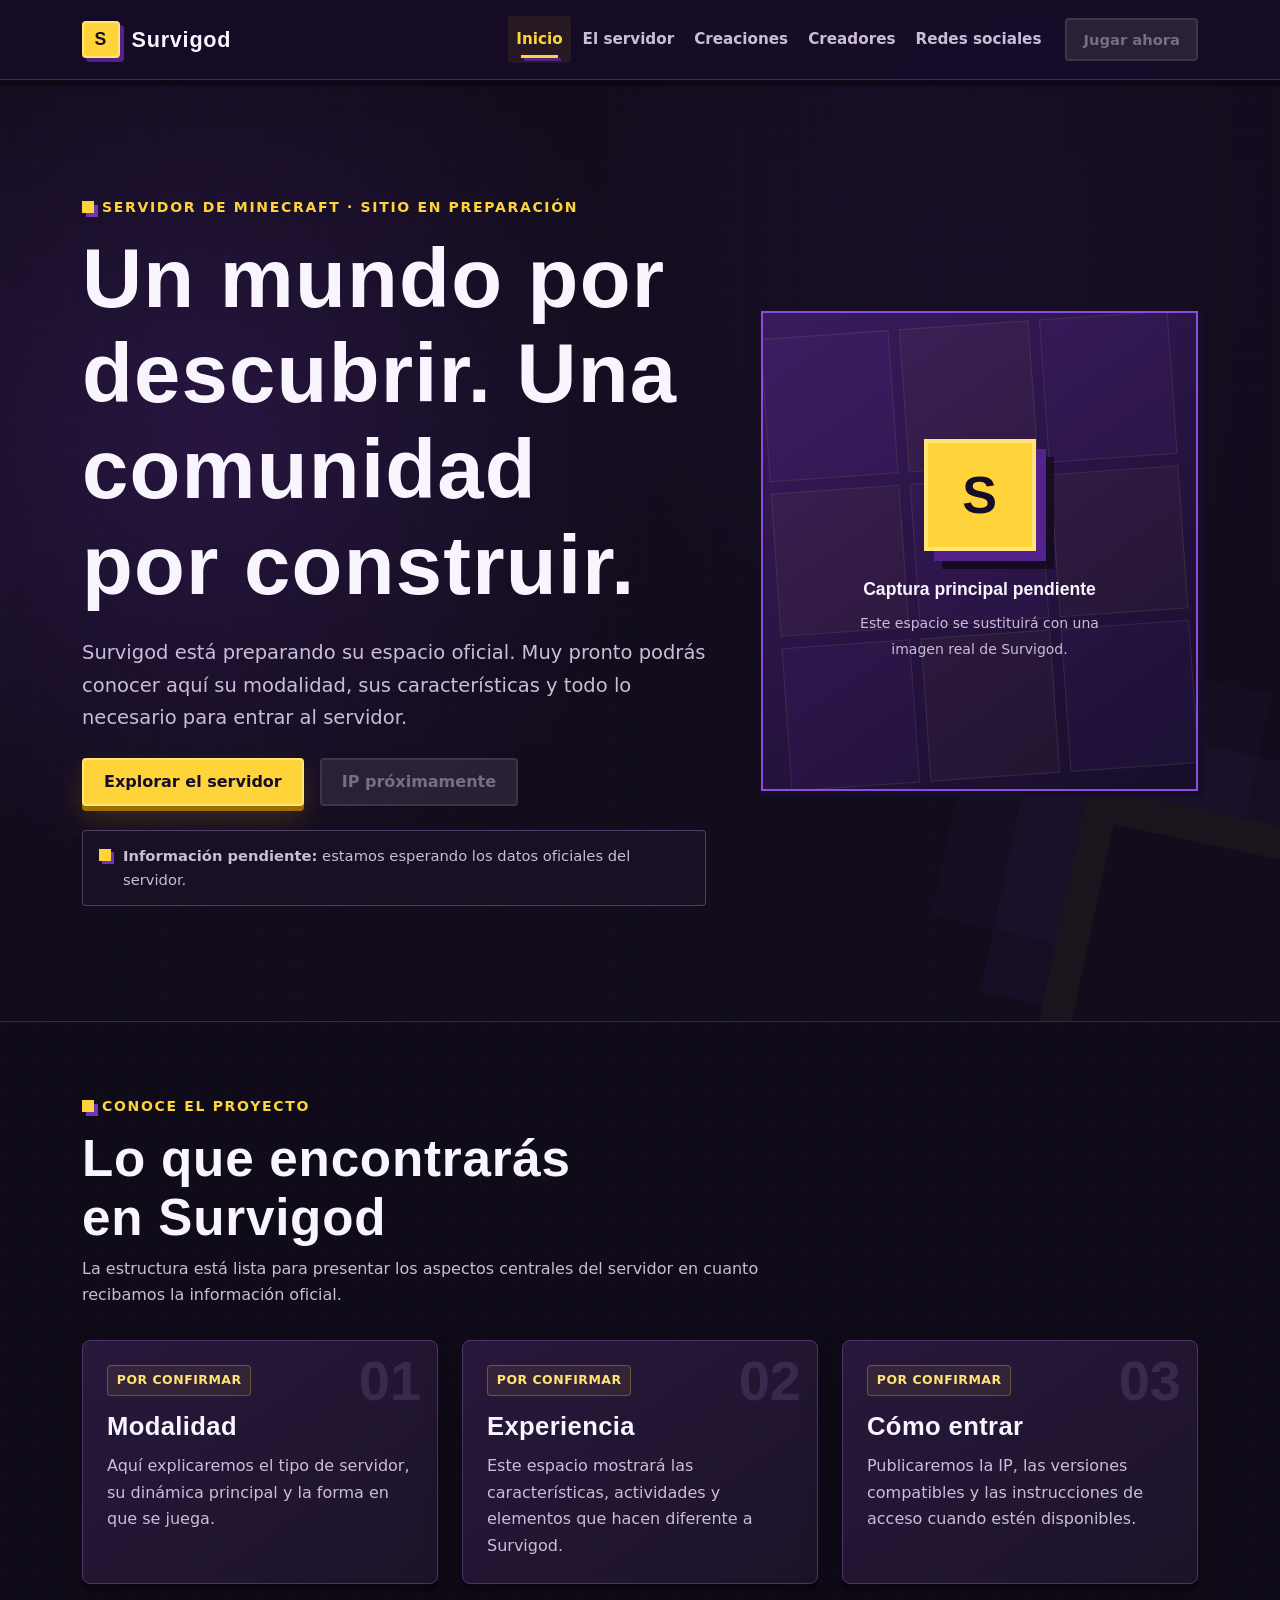
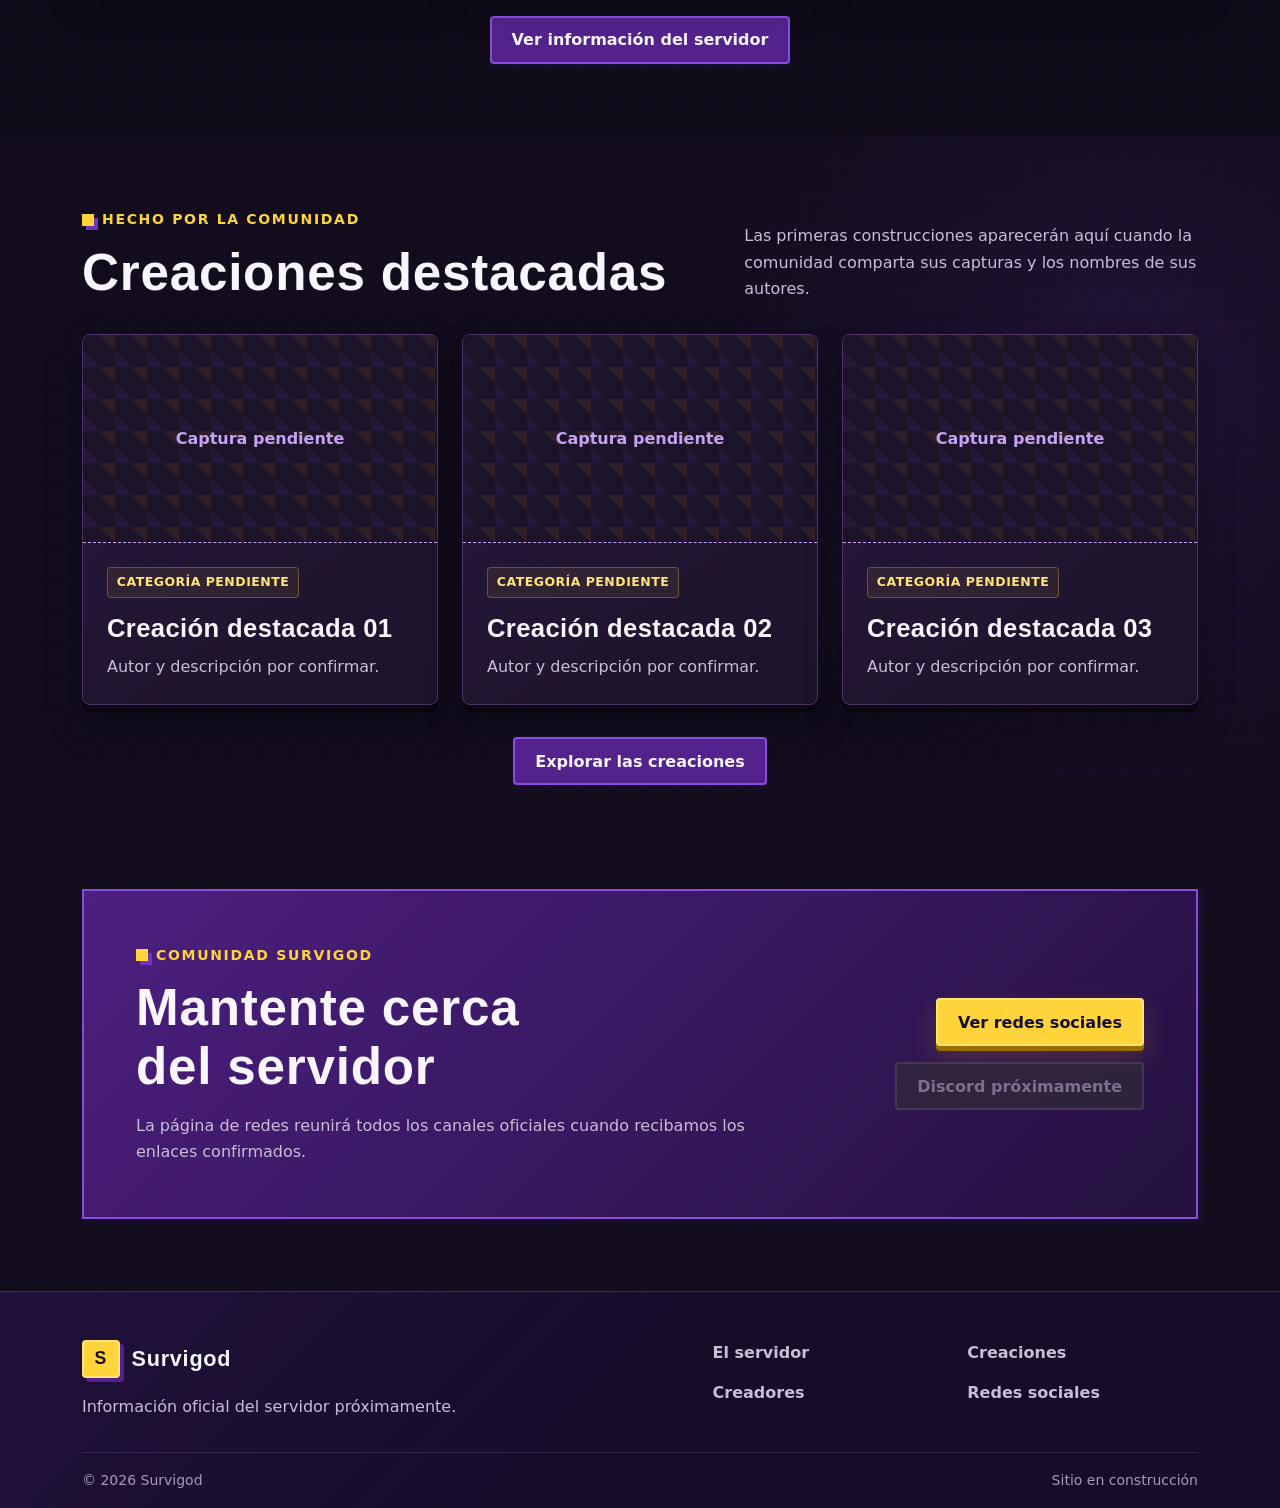
<file: index.html>
<!doctype html>
<html lang="es">
  <head>
    <meta charset="utf-8">
    <meta name="viewport" content="width=device-width, initial-scale=1">
    <meta name="description" content="Conoce Survigod, su comunidad y su experiencia dentro de Minecraft.">
    <title>Survigod | Inicio</title>
    <link rel="icon" type="image/svg+xml" href="data:image/svg+xml,%3Csvg xmlns='http://www.w3.org/2000/svg' viewBox='0 0 32 32'%3E%3Crect width='32' height='32' rx='4' fill='%2354228d'/%3E%3Cpath d='M7 7h18v6H13v3h12v9H7v-6h12v-3H7z' fill='%23ffd43b'/%3E%3C/svg%3E">
    <link href="https://cdn.jsdelivr.net/npm/bootstrap@5.3.3/dist/css/bootstrap.min.css" rel="stylesheet">
    <link rel="stylesheet" href="css/styles.css">
  </head>
  <body class="sv-page">
    <a class="sv-skip-link" href="#contenido-principal">Saltar al contenido</a>
    <header class="sticky-top">
      <nav class="navbar navbar-expand-lg sv-navbar" aria-label="Navegación principal">
        <div class="container sv-navbar__container">
          <a class="navbar-brand sv-brand" href="index.html" aria-label="Survigod, página de inicio">
            <span class="sv-brand__mark" aria-hidden="true">S</span>
            <span>Survigod</span>
          </a>
          <button class="navbar-toggler sv-navbar__toggler" type="button" data-bs-toggle="collapse" data-bs-target="#menuPrincipal" aria-controls="menuPrincipal" aria-expanded="false" aria-label="Abrir navegación">
            <span class="navbar-toggler-icon"></span>
          </button>
          <div class="collapse navbar-collapse" id="menuPrincipal">
            <ul class="navbar-nav ms-auto align-items-lg-center gap-lg-1">
              <li class="nav-item"><a class="nav-link active" aria-current="page" href="index.html">Inicio</a></li>
              <li class="nav-item"><a class="nav-link" href="servidor.html">El servidor</a></li>
              <li class="nav-item"><a class="nav-link" href="creaciones.html">Creaciones</a></li>
              <li class="nav-item"><a class="nav-link" href="creadores.html">Creadores</a></li>
              <li class="nav-item"><a class="nav-link" href="redes.html">Redes sociales</a></li>
            </ul>
            <span class="sv-btn sv-btn--primary sv-btn--nav ms-lg-3" aria-disabled="true" title="La IP estará disponible próximamente">Jugar ahora</span>
          </div>
        </div>
      </nav>
    </header>

    <main id="contenido-principal" class="sv-main" tabindex="-1">
      <section class="sv-home-hero" aria-labelledby="titulo-principal">
        <div class="container">
          <div class="row align-items-center g-5">
            <div class="col-lg-7">
              <span class="sv-eyebrow">Servidor de Minecraft · Sitio en preparación</span>
              <h1 id="titulo-principal">Un mundo por descubrir. Una comunidad por construir.</h1>
              <p class="sv-home-hero__lead">
                Survigod está preparando su espacio oficial. Muy pronto podrás conocer aquí su modalidad, sus características y todo lo necesario para entrar al servidor.
              </p>
              <div class="sv-home-hero__actions">
                <a class="sv-btn sv-btn--primary" href="servidor.html">Explorar el servidor</a>
                <span class="sv-btn sv-btn--secondary" aria-disabled="true" title="La dirección del servidor todavía no está disponible">IP próximamente</span>
              </div>
              <div class="sv-home-hero__notice" role="status">
                <span class="sv-home-hero__notice-mark" aria-hidden="true"></span>
                <span><strong>Información pendiente:</strong> estamos esperando los datos oficiales del servidor.</span>
              </div>
            </div>
            <div class="col-lg-5">
              <div class="sv-hero-visual sv-block-frame" aria-label="Espacio reservado para una captura principal del servidor">
                <div class="sv-hero-visual__blocks" aria-hidden="true">
                  <span></span><span></span><span></span><span></span><span></span><span></span><span></span><span></span><span></span>
                </div>
                <div class="sv-hero-visual__content">
                  <span class="sv-hero-visual__initial" aria-hidden="true">S</span>
                  <p>Captura principal pendiente</p>
                  <small>Este espacio se sustituirá con una imagen real de Survigod.</small>
                </div>
              </div>
            </div>
          </div>
        </div>
      </section>

      <section class="sv-section sv-home-overview" aria-labelledby="titulo-servidor">
        <div class="container">
          <div class="sv-section-heading">
            <span class="sv-eyebrow">Conoce el proyecto</span>
            <h2 id="titulo-servidor">Lo que encontrarás en Survigod</h2>
            <p>La estructura está lista para presentar los aspectos centrales del servidor en cuanto recibamos la información oficial.</p>
          </div>
          <div class="row g-4">
            <div class="col-md-4">
              <article class="sv-card sv-info-card">
                <span class="sv-info-card__number" aria-hidden="true">01</span>
                <p class="sv-info-card__status">Por confirmar</p>
                <h3>Modalidad</h3>
                <p>Aquí explicaremos el tipo de servidor, su dinámica principal y la forma en que se juega.</p>
              </article>
            </div>
            <div class="col-md-4">
              <article class="sv-card sv-info-card">
                <span class="sv-info-card__number" aria-hidden="true">02</span>
                <p class="sv-info-card__status">Por confirmar</p>
                <h3>Experiencia</h3>
                <p>Este espacio mostrará las características, actividades y elementos que hacen diferente a Survigod.</p>
              </article>
            </div>
            <div class="col-md-4">
              <article class="sv-card sv-info-card">
                <span class="sv-info-card__number" aria-hidden="true">03</span>
                <p class="sv-info-card__status">Por confirmar</p>
                <h3>Cómo entrar</h3>
                <p>Publicaremos la IP, las versiones compatibles y las instrucciones de acceso cuando estén disponibles.</p>
              </article>
            </div>
          </div>
          <div class="sv-section-link">
            <a class="sv-btn sv-btn--secondary" href="servidor.html">Ver información del servidor</a>
          </div>
        </div>
      </section>

      <section class="sv-section sv-creations-preview" aria-labelledby="titulo-creaciones">
        <div class="container">
          <div class="sv-section-heading sv-section-heading--split">
            <div>
              <span class="sv-eyebrow">Hecho por la comunidad</span>
              <h2 id="titulo-creaciones">Creaciones destacadas</h2>
            </div>
            <p>Las primeras construcciones aparecerán aquí cuando la comunidad comparta sus capturas y los nombres de sus autores.</p>
          </div>
          <div class="row g-4">
            <div class="col-md-6 col-xl-4">
              <article class="sv-creation-card">
                <div class="sv-media-placeholder sv-creation-card__media"><span>Captura pendiente</span></div>
                <div class="sv-creation-card__body"><span class="sv-creation-card__tag">Categoría pendiente</span><h3>Creación destacada 01</h3><p>Autor y descripción por confirmar.</p></div>
              </article>
            </div>
            <div class="col-md-6 col-xl-4">
              <article class="sv-creation-card">
                <div class="sv-media-placeholder sv-creation-card__media"><span>Captura pendiente</span></div>
                <div class="sv-creation-card__body"><span class="sv-creation-card__tag">Categoría pendiente</span><h3>Creación destacada 02</h3><p>Autor y descripción por confirmar.</p></div>
              </article>
            </div>
            <div class="col-md-6 col-xl-4">
              <article class="sv-creation-card">
                <div class="sv-media-placeholder sv-creation-card__media"><span>Captura pendiente</span></div>
                <div class="sv-creation-card__body"><span class="sv-creation-card__tag">Categoría pendiente</span><h3>Creación destacada 03</h3><p>Autor y descripción por confirmar.</p></div>
              </article>
            </div>
          </div>
          <div class="sv-section-link">
            <a class="sv-btn sv-btn--secondary" href="creaciones.html">Explorar las creaciones</a>
          </div>
        </div>
      </section>

      <section class="sv-section sv-community-callout" aria-labelledby="titulo-comunidad">
        <div class="container">
          <div class="sv-community-callout__panel sv-block-frame">
            <div>
              <span class="sv-eyebrow">Comunidad Survigod</span>
              <h2 id="titulo-comunidad">Mantente cerca del servidor</h2>
              <p>La página de redes reunirá todos los canales oficiales cuando recibamos los enlaces confirmados.</p>
            </div>
            <div class="sv-community-callout__actions">
              <a class="sv-btn sv-btn--primary" href="redes.html">Ver redes sociales</a>
              <span class="sv-btn sv-btn--secondary" aria-disabled="true" title="El enlace oficial todavía no está disponible">Discord próximamente</span>
            </div>
          </div>
        </div>
      </section>
    </main>

    <footer class="sv-footer">
      <div class="container">
        <div class="sv-footer__grid">
          <div>
            <a class="sv-brand sv-brand--footer" href="index.html"><span class="sv-brand__mark" aria-hidden="true">S</span><span>Survigod</span></a>
            <p>Información oficial del servidor próximamente.</p>
          </div>
          <nav class="sv-footer__nav" aria-label="Navegación del pie de página">
            <a href="servidor.html">El servidor</a><a href="creaciones.html">Creaciones</a><a href="creadores.html">Creadores</a><a href="redes.html">Redes sociales</a>
          </nav>
        </div>
        <div class="sv-footer__bottom"><small>© <span data-current-year></span> Survigod</small><small>Sitio en construcción</small></div>
      </div>
    </footer>

    <script src="https://cdn.jsdelivr.net/npm/bootstrap@5.3.3/dist/js/bootstrap.bundle.min.js"></script>
    <script src="js/main.js"></script>
  </body>
</html>
</file>
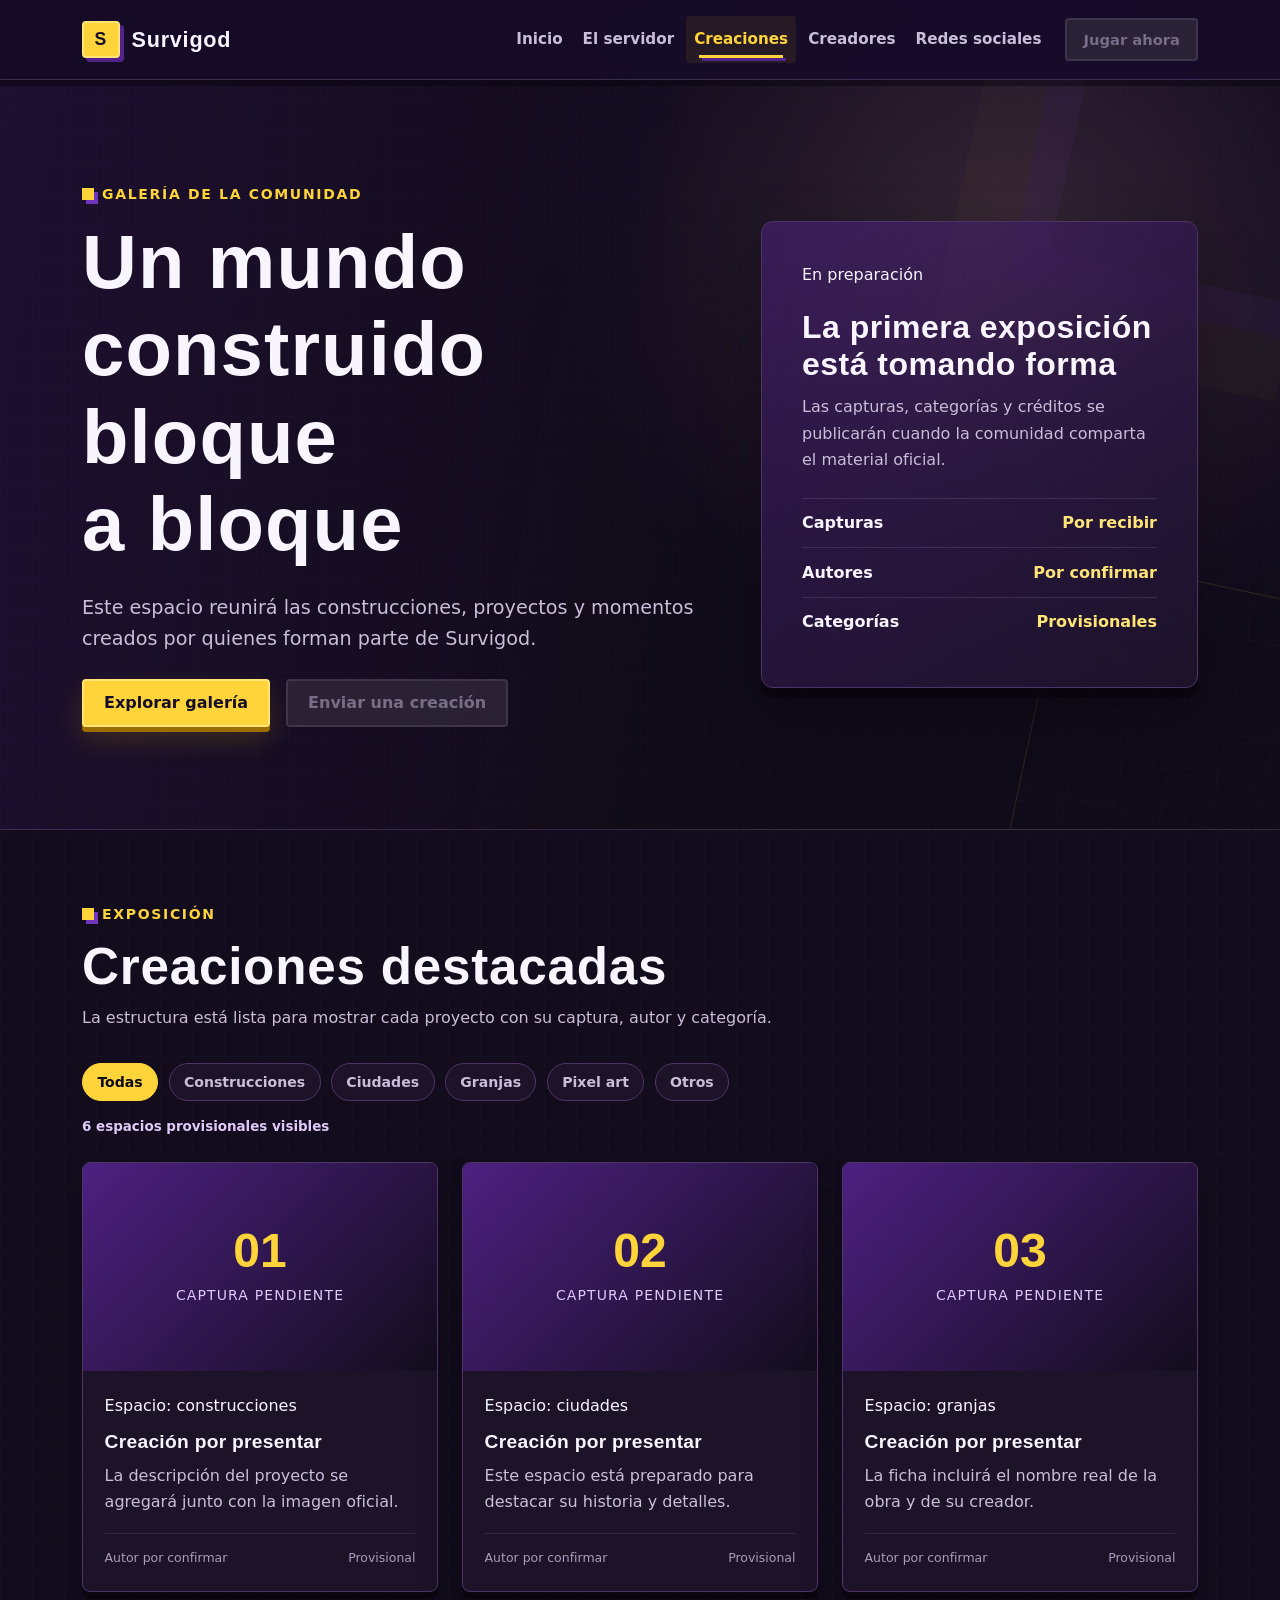
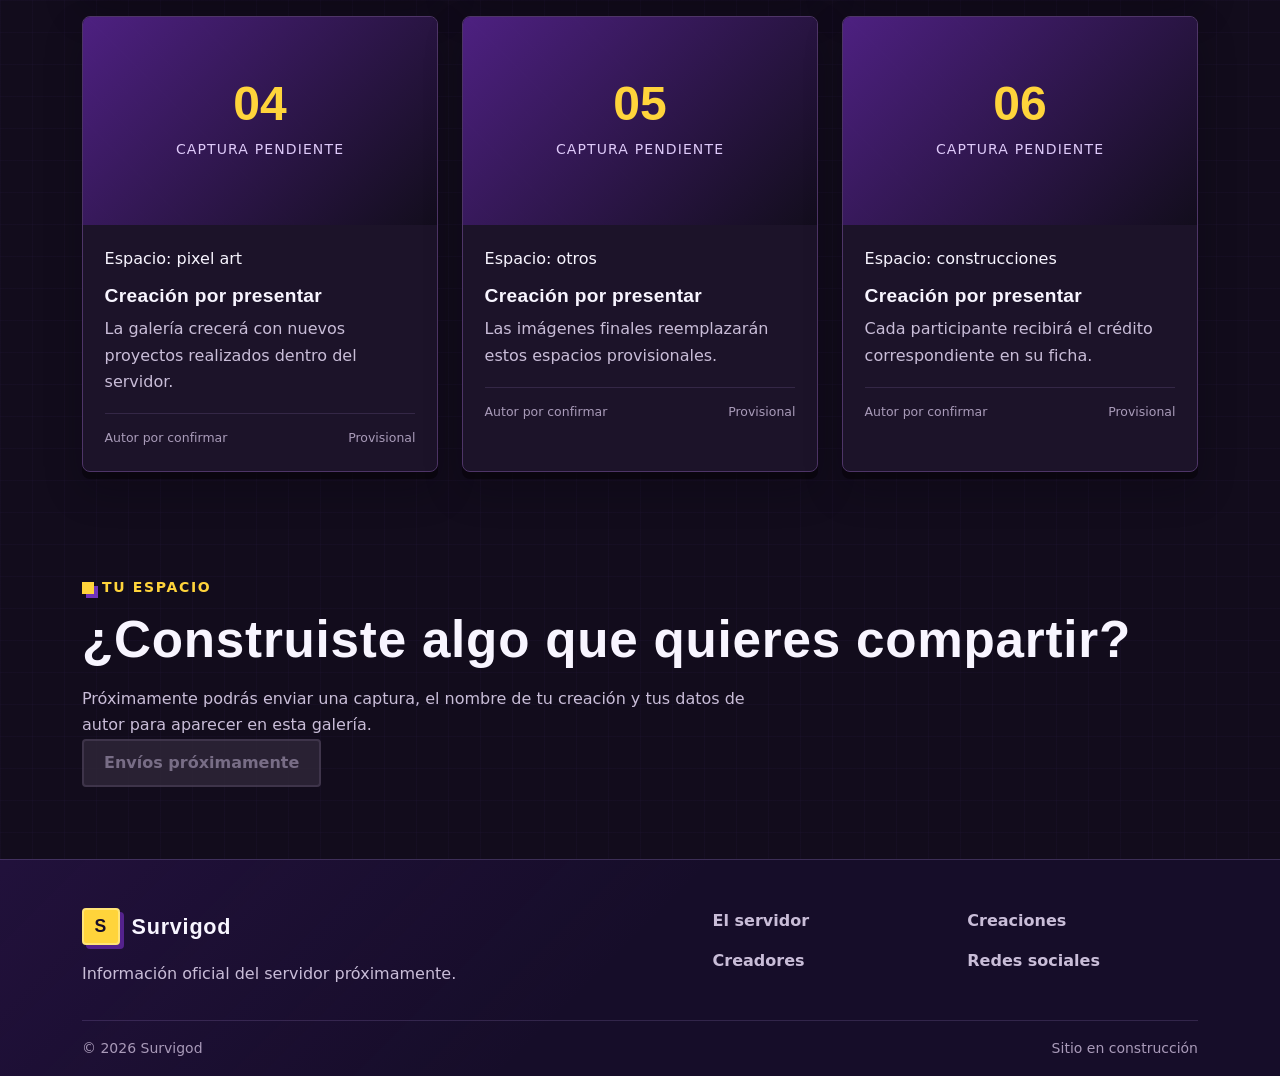
<file: creaciones.html>
<!doctype html>
<html lang="es">
  <head>
    <meta charset="utf-8">
    <meta name="viewport" content="width=device-width, initial-scale=1">
    <meta name="description" content="Explora las creaciones realizadas por la comunidad de Survigod.">
    <title>Survigod | Creaciones</title>
    <link rel="icon" type="image/svg+xml" href="data:image/svg+xml,%3Csvg xmlns='http://www.w3.org/2000/svg' viewBox='0 0 32 32'%3E%3Crect width='32' height='32' rx='4' fill='%2354228d'/%3E%3Cpath d='M7 7h18v6H13v3h12v9H7v-6h12v-3H7z' fill='%23ffd43b'/%3E%3C/svg%3E">
    <link href="https://cdn.jsdelivr.net/npm/bootstrap@5.3.3/dist/css/bootstrap.min.css" rel="stylesheet">
    <link rel="stylesheet" href="css/styles.css">
  </head>
  <body class="sv-page">
    <a class="sv-skip-link" href="#contenido-principal">Saltar al contenido</a>
    <header class="sticky-top">
      <nav class="navbar navbar-expand-lg sv-navbar" aria-label="Navegación principal">
        <div class="container sv-navbar__container">
          <a class="navbar-brand sv-brand" href="index.html" aria-label="Survigod, página de inicio"><span class="sv-brand__mark" aria-hidden="true">S</span><span>Survigod</span></a>
          <button class="navbar-toggler sv-navbar__toggler" type="button" data-bs-toggle="collapse" data-bs-target="#menuPrincipal" aria-controls="menuPrincipal" aria-expanded="false" aria-label="Abrir navegación"><span class="navbar-toggler-icon"></span></button>
          <div class="collapse navbar-collapse" id="menuPrincipal">
            <ul class="navbar-nav ms-auto align-items-lg-center gap-lg-1">
              <li class="nav-item"><a class="nav-link" href="index.html">Inicio</a></li>
              <li class="nav-item"><a class="nav-link" href="servidor.html">El servidor</a></li>
              <li class="nav-item"><a class="nav-link active" aria-current="page" href="creaciones.html">Creaciones</a></li>
              <li class="nav-item"><a class="nav-link" href="creadores.html">Creadores</a></li>
              <li class="nav-item"><a class="nav-link" href="redes.html">Redes sociales</a></li>
            </ul>
            <span class="sv-btn sv-btn--primary sv-btn--nav ms-lg-3" aria-disabled="true" title="La IP estará disponible próximamente">Jugar ahora</span>
          </div>
        </div>
      </nav>
    </header>
    <main id="contenido-principal" class="sv-main" tabindex="-1">
      <section class="sv-page-hero sv-gallery-hero">
        <div class="container">
          <div class="row align-items-center g-5">
            <div class="col-lg-7">
              <span class="sv-eyebrow">Galería de la comunidad</span>
              <h1>Un mundo construido <span>bloque a bloque</span></h1>
              <p class="sv-page-hero__lead">Este espacio reunirá las construcciones, proyectos y momentos creados por quienes forman parte de Survigod.</p>
              <div class="d-flex flex-wrap gap-3 mt-4">
                <a class="sv-btn sv-btn--primary" href="#galeria">Explorar galería</a>
                <span class="sv-btn sv-btn--ghost" aria-disabled="true" title="La recepción de creaciones se habilitará próximamente">Enviar una creación</span>
              </div>
            </div>
            <div class="col-lg-5">
              <aside class="sv-gallery-status" aria-label="Estado de la galería">
                <span class="sv-status-badge">En preparación</span>
                <h2>La primera exposición está tomando forma</h2>
                <p>Las capturas, categorías y créditos se publicarán cuando la comunidad comparta el material oficial.</p>
                <dl>
                  <div><dt>Capturas</dt><dd>Por recibir</dd></div>
                  <div><dt>Autores</dt><dd>Por confirmar</dd></div>
                  <div><dt>Categorías</dt><dd>Provisionales</dd></div>
                </dl>
              </aside>
            </div>
          </div>
        </div>
      </section>

      <section id="galeria" class="sv-section sv-gallery-section" aria-labelledby="titulo-galeria">
        <div class="container">
          <div class="sv-section-heading">
            <div><span class="sv-eyebrow">Exposición</span><h2 id="titulo-galeria">Creaciones destacadas</h2></div>
            <p>La estructura está lista para mostrar cada proyecto con su captura, autor y categoría.</p>
          </div>
          <div class="sv-filter-bar" aria-label="Filtrar espacios provisionales de la galería">
            <button class="sv-filter-button is-active" type="button" data-gallery-filter="all" aria-pressed="true">Todas</button>
            <button class="sv-filter-button" type="button" data-gallery-filter="construcciones" aria-pressed="false">Construcciones</button>
            <button class="sv-filter-button" type="button" data-gallery-filter="ciudades" aria-pressed="false">Ciudades</button>
            <button class="sv-filter-button" type="button" data-gallery-filter="granjas" aria-pressed="false">Granjas</button>
            <button class="sv-filter-button" type="button" data-gallery-filter="pixel-art" aria-pressed="false">Pixel art</button>
            <button class="sv-filter-button" type="button" data-gallery-filter="otros" aria-pressed="false">Otros</button>
          </div>
          <p class="sv-filter-result" data-gallery-result aria-live="polite">6 espacios provisionales visibles</p>
          <div class="row g-4" data-gallery-grid>
            <div class="col-md-6 col-xl-4" data-gallery-item data-category="construcciones"><article class="sv-gallery-card"><div class="sv-gallery-card__media"><span>01</span><small>Captura pendiente</small></div><div class="sv-gallery-card__body"><span class="sv-card-tag">Espacio: construcciones</span><h3>Creación por presentar</h3><p>La descripción del proyecto se agregará junto con la imagen oficial.</p><div class="sv-gallery-card__meta"><span>Autor por confirmar</span><span>Provisional</span></div></div></article></div>
            <div class="col-md-6 col-xl-4" data-gallery-item data-category="ciudades"><article class="sv-gallery-card"><div class="sv-gallery-card__media"><span>02</span><small>Captura pendiente</small></div><div class="sv-gallery-card__body"><span class="sv-card-tag">Espacio: ciudades</span><h3>Creación por presentar</h3><p>Este espacio está preparado para destacar su historia y detalles.</p><div class="sv-gallery-card__meta"><span>Autor por confirmar</span><span>Provisional</span></div></div></article></div>
            <div class="col-md-6 col-xl-4" data-gallery-item data-category="granjas"><article class="sv-gallery-card"><div class="sv-gallery-card__media"><span>03</span><small>Captura pendiente</small></div><div class="sv-gallery-card__body"><span class="sv-card-tag">Espacio: granjas</span><h3>Creación por presentar</h3><p>La ficha incluirá el nombre real de la obra y de su creador.</p><div class="sv-gallery-card__meta"><span>Autor por confirmar</span><span>Provisional</span></div></div></article></div>
            <div class="col-md-6 col-xl-4" data-gallery-item data-category="pixel-art"><article class="sv-gallery-card"><div class="sv-gallery-card__media"><span>04</span><small>Captura pendiente</small></div><div class="sv-gallery-card__body"><span class="sv-card-tag">Espacio: pixel art</span><h3>Creación por presentar</h3><p>La galería crecerá con nuevos proyectos realizados dentro del servidor.</p><div class="sv-gallery-card__meta"><span>Autor por confirmar</span><span>Provisional</span></div></div></article></div>
            <div class="col-md-6 col-xl-4" data-gallery-item data-category="otros"><article class="sv-gallery-card"><div class="sv-gallery-card__media"><span>05</span><small>Captura pendiente</small></div><div class="sv-gallery-card__body"><span class="sv-card-tag">Espacio: otros</span><h3>Creación por presentar</h3><p>Las imágenes finales reemplazarán estos espacios provisionales.</p><div class="sv-gallery-card__meta"><span>Autor por confirmar</span><span>Provisional</span></div></div></article></div>
            <div class="col-md-6 col-xl-4" data-gallery-item data-category="construcciones"><article class="sv-gallery-card"><div class="sv-gallery-card__media"><span>06</span><small>Captura pendiente</small></div><div class="sv-gallery-card__body"><span class="sv-card-tag">Espacio: construcciones</span><h3>Creación por presentar</h3><p>Cada participante recibirá el crédito correspondiente en su ficha.</p><div class="sv-gallery-card__meta"><span>Autor por confirmar</span><span>Provisional</span></div></div></article></div>
          </div>
        </div>
      </section>

      <section class="sv-section sv-community-callout">
        <div class="container"><div class="sv-callout-panel"><div><span class="sv-eyebrow">Tu espacio</span><h2>¿Construiste algo que quieres compartir?</h2><p>Próximamente podrás enviar una captura, el nombre de tu creación y tus datos de autor para aparecer en esta galería.</p></div><span class="sv-btn sv-btn--primary" aria-disabled="true">Envíos próximamente</span></div></div>
      </section>
    </main>
    <footer class="sv-footer">
      <div class="container">
        <div class="sv-footer__grid"><div><a class="sv-brand sv-brand--footer" href="index.html"><span class="sv-brand__mark" aria-hidden="true">S</span><span>Survigod</span></a><p>Información oficial del servidor próximamente.</p></div><nav class="sv-footer__nav" aria-label="Navegación del pie de página"><a href="servidor.html">El servidor</a><a href="creaciones.html">Creaciones</a><a href="creadores.html">Creadores</a><a href="redes.html">Redes sociales</a></nav></div>
        <div class="sv-footer__bottom"><small>© <span data-current-year></span> Survigod</small><small>Sitio en construcción</small></div>
      </div>
    </footer>
    <script src="https://cdn.jsdelivr.net/npm/bootstrap@5.3.3/dist/js/bootstrap.bundle.min.js"></script>
    <script src="js/main.js"></script>
  </body>
</html>
</file>
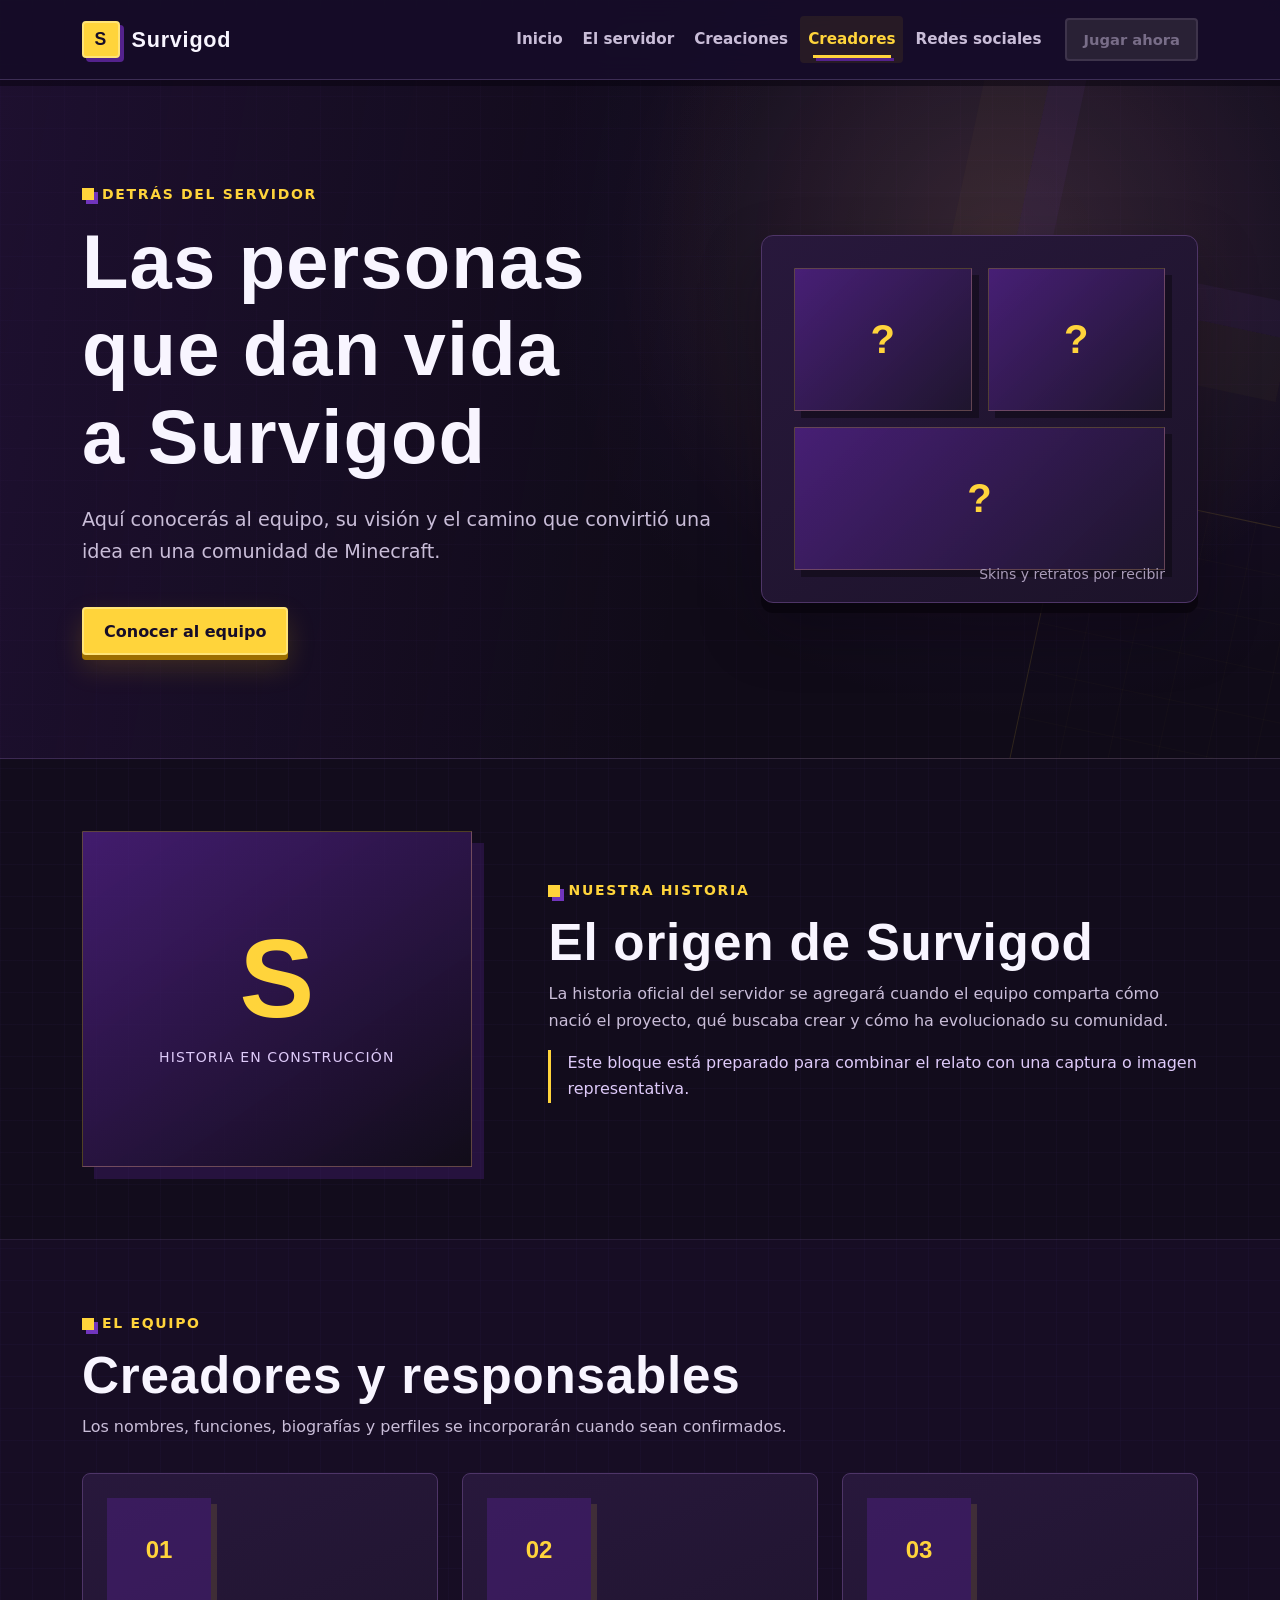
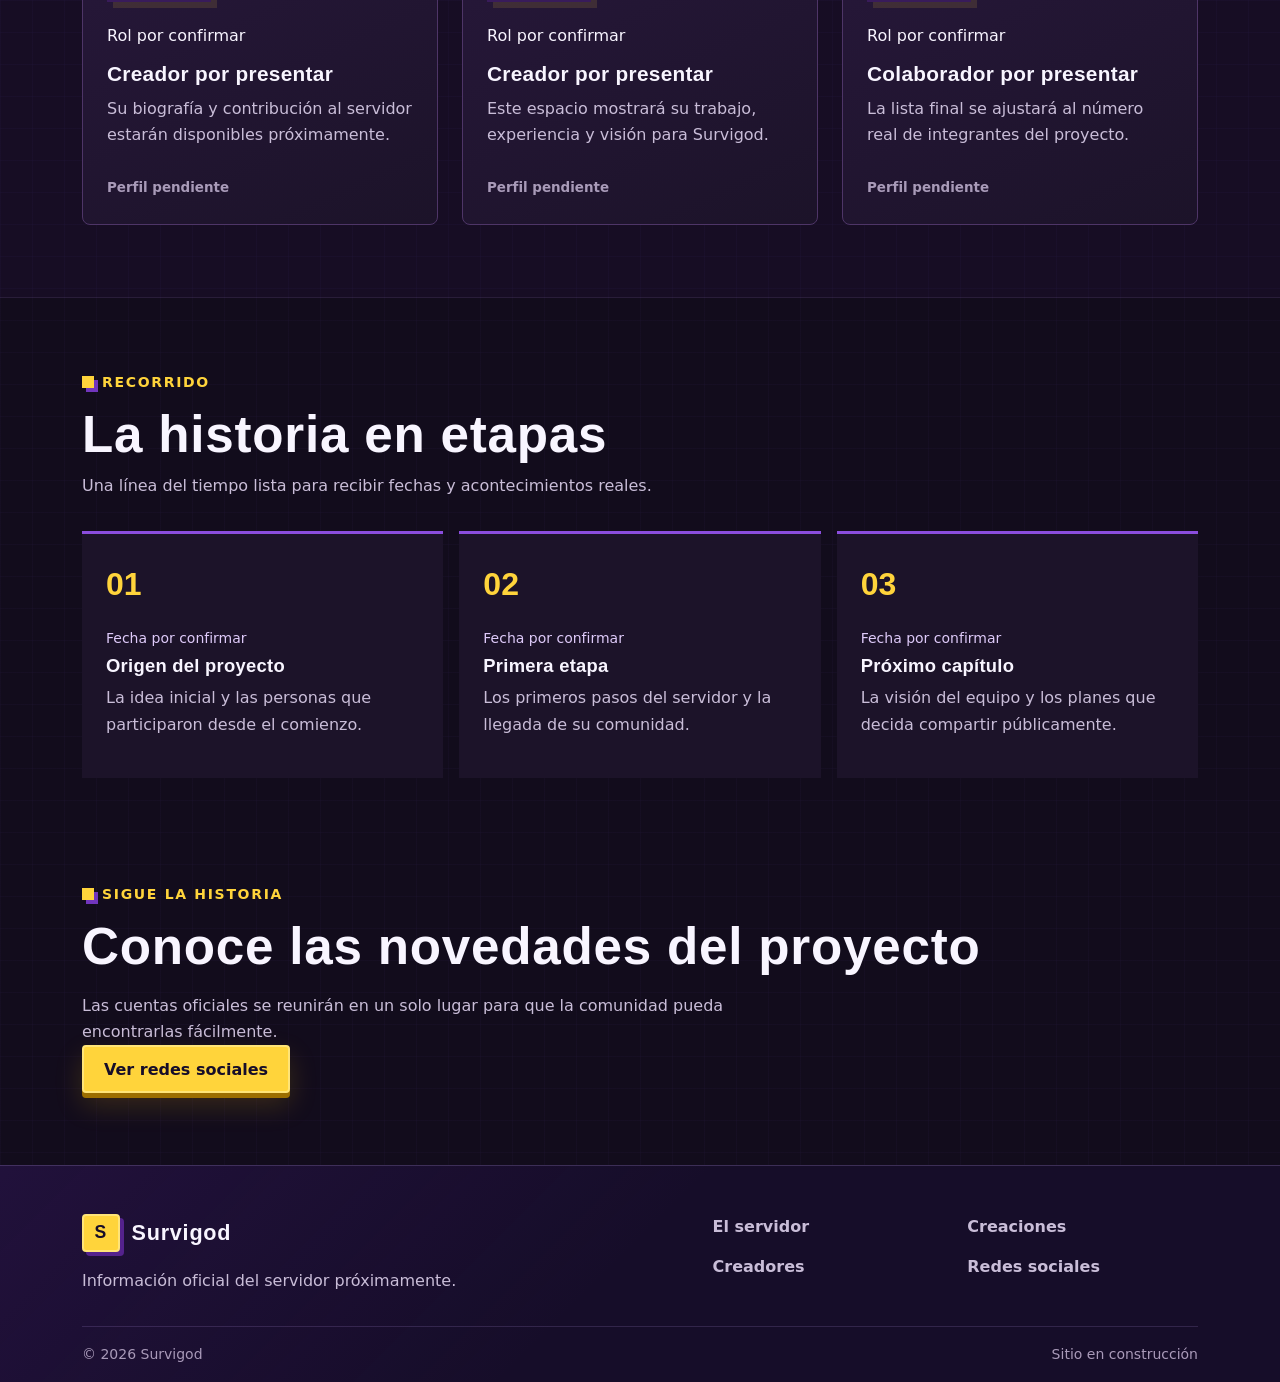
<file: creadores.html>
<!doctype html>
<html lang="es">
  <head>
    <meta charset="utf-8">
    <meta name="viewport" content="width=device-width, initial-scale=1">
    <meta name="description" content="Conoce a las personas que crearon y mantienen Survigod.">
    <title>Survigod | Creadores</title>
    <link rel="icon" type="image/svg+xml" href="data:image/svg+xml,%3Csvg xmlns='http://www.w3.org/2000/svg' viewBox='0 0 32 32'%3E%3Crect width='32' height='32' rx='4' fill='%2354228d'/%3E%3Cpath d='M7 7h18v6H13v3h12v9H7v-6h12v-3H7z' fill='%23ffd43b'/%3E%3C/svg%3E">
    <link href="https://cdn.jsdelivr.net/npm/bootstrap@5.3.3/dist/css/bootstrap.min.css" rel="stylesheet">
    <link rel="stylesheet" href="css/styles.css">
  </head>
  <body class="sv-page">
    <a class="sv-skip-link" href="#contenido-principal">Saltar al contenido</a>
    <header class="sticky-top">
      <nav class="navbar navbar-expand-lg sv-navbar" aria-label="Navegación principal">
        <div class="container sv-navbar__container">
          <a class="navbar-brand sv-brand" href="index.html" aria-label="Survigod, página de inicio"><span class="sv-brand__mark" aria-hidden="true">S</span><span>Survigod</span></a>
          <button class="navbar-toggler sv-navbar__toggler" type="button" data-bs-toggle="collapse" data-bs-target="#menuPrincipal" aria-controls="menuPrincipal" aria-expanded="false" aria-label="Abrir navegación"><span class="navbar-toggler-icon"></span></button>
          <div class="collapse navbar-collapse" id="menuPrincipal">
            <ul class="navbar-nav ms-auto align-items-lg-center gap-lg-1">
              <li class="nav-item"><a class="nav-link" href="index.html">Inicio</a></li>
              <li class="nav-item"><a class="nav-link" href="servidor.html">El servidor</a></li>
              <li class="nav-item"><a class="nav-link" href="creaciones.html">Creaciones</a></li>
              <li class="nav-item"><a class="nav-link active" aria-current="page" href="creadores.html">Creadores</a></li>
              <li class="nav-item"><a class="nav-link" href="redes.html">Redes sociales</a></li>
            </ul>
            <span class="sv-btn sv-btn--primary sv-btn--nav ms-lg-3" aria-disabled="true" title="La IP estará disponible próximamente">Jugar ahora</span>
          </div>
        </div>
      </nav>
    </header>
    <main id="contenido-principal" class="sv-main" tabindex="-1">
      <section class="sv-page-hero sv-creators-hero">
        <div class="container">
          <div class="row align-items-center g-5">
            <div class="col-lg-7"><span class="sv-eyebrow">Detrás del servidor</span><h1>Las personas que dan vida a <span>Survigod</span></h1><p class="sv-page-hero__lead">Aquí conocerás al equipo, su visión y el camino que convirtió una idea en una comunidad de Minecraft.</p><a class="sv-btn sv-btn--primary mt-3" href="#equipo">Conocer al equipo</a></div>
            <div class="col-lg-5"><div class="sv-creator-collage" aria-label="Retratos de los creadores pendientes"><span class="sv-creator-collage__block">?</span><span class="sv-creator-collage__block">?</span><span class="sv-creator-collage__block">?</span><small>Skins y retratos por recibir</small></div></div>
          </div>
        </div>
      </section>

      <section class="sv-section" aria-labelledby="titulo-historia">
        <div class="container"><div class="sv-story-panel"><div class="sv-story-panel__visual"><span>S</span><small>Historia en construcción</small></div><div><span class="sv-eyebrow">Nuestra historia</span><h2 id="titulo-historia">El origen de Survigod</h2><p>La historia oficial del servidor se agregará cuando el equipo comparta cómo nació el proyecto, qué buscaba crear y cómo ha evolucionado su comunidad.</p><p class="sv-story-panel__note">Este bloque está preparado para combinar el relato con una captura o imagen representativa.</p></div></div></div>
      </section>

      <section id="equipo" class="sv-section sv-team-section" aria-labelledby="titulo-equipo">
        <div class="container">
          <div class="sv-section-heading"><div><span class="sv-eyebrow">El equipo</span><h2 id="titulo-equipo">Creadores y responsables</h2></div><p>Los nombres, funciones, biografías y perfiles se incorporarán cuando sean confirmados.</p></div>
          <div class="row g-4">
            <div class="col-md-6 col-xl-4"><article class="sv-team-card"><div class="sv-avatar-placeholder"><span>01</span></div><span class="sv-card-tag">Rol por confirmar</span><h3>Creador por presentar</h3><p>Su biografía y contribución al servidor estarán disponibles próximamente.</p><span class="sv-team-card__link" aria-disabled="true">Perfil pendiente</span></article></div>
            <div class="col-md-6 col-xl-4"><article class="sv-team-card"><div class="sv-avatar-placeholder"><span>02</span></div><span class="sv-card-tag">Rol por confirmar</span><h3>Creador por presentar</h3><p>Este espacio mostrará su trabajo, experiencia y visión para Survigod.</p><span class="sv-team-card__link" aria-disabled="true">Perfil pendiente</span></article></div>
            <div class="col-md-6 col-xl-4"><article class="sv-team-card"><div class="sv-avatar-placeholder"><span>03</span></div><span class="sv-card-tag">Rol por confirmar</span><h3>Colaborador por presentar</h3><p>La lista final se ajustará al número real de integrantes del proyecto.</p><span class="sv-team-card__link" aria-disabled="true">Perfil pendiente</span></article></div>
          </div>
        </div>
      </section>

      <section class="sv-section sv-timeline-section" aria-labelledby="titulo-recorrido">
        <div class="container"><div class="sv-section-heading"><div><span class="sv-eyebrow">Recorrido</span><h2 id="titulo-recorrido">La historia en etapas</h2></div><p>Una línea del tiempo lista para recibir fechas y acontecimientos reales.</p></div><ol class="sv-timeline"><li><span>01</span><div><small>Fecha por confirmar</small><h3>Origen del proyecto</h3><p>La idea inicial y las personas que participaron desde el comienzo.</p></div></li><li><span>02</span><div><small>Fecha por confirmar</small><h3>Primera etapa</h3><p>Los primeros pasos del servidor y la llegada de su comunidad.</p></div></li><li><span>03</span><div><small>Fecha por confirmar</small><h3>Próximo capítulo</h3><p>La visión del equipo y los planes que decida compartir públicamente.</p></div></li></ol></div>
      </section>

      <section class="sv-section sv-community-callout"><div class="container"><div class="sv-callout-panel"><div><span class="sv-eyebrow">Sigue la historia</span><h2>Conoce las novedades del proyecto</h2><p>Las cuentas oficiales se reunirán en un solo lugar para que la comunidad pueda encontrarlas fácilmente.</p></div><a class="sv-btn sv-btn--primary" href="redes.html">Ver redes sociales</a></div></div></section>
    </main>
    <footer class="sv-footer">
      <div class="container">
        <div class="sv-footer__grid"><div><a class="sv-brand sv-brand--footer" href="index.html"><span class="sv-brand__mark" aria-hidden="true">S</span><span>Survigod</span></a><p>Información oficial del servidor próximamente.</p></div><nav class="sv-footer__nav" aria-label="Navegación del pie de página"><a href="servidor.html">El servidor</a><a href="creaciones.html">Creaciones</a><a href="creadores.html">Creadores</a><a href="redes.html">Redes sociales</a></nav></div>
        <div class="sv-footer__bottom"><small>© <span data-current-year></span> Survigod</small><small>Sitio en construcción</small></div>
      </div>
    </footer>
    <script src="https://cdn.jsdelivr.net/npm/bootstrap@5.3.3/dist/js/bootstrap.bundle.min.js"></script>
    <script src="js/main.js"></script>
  </body>
</html>
</file>
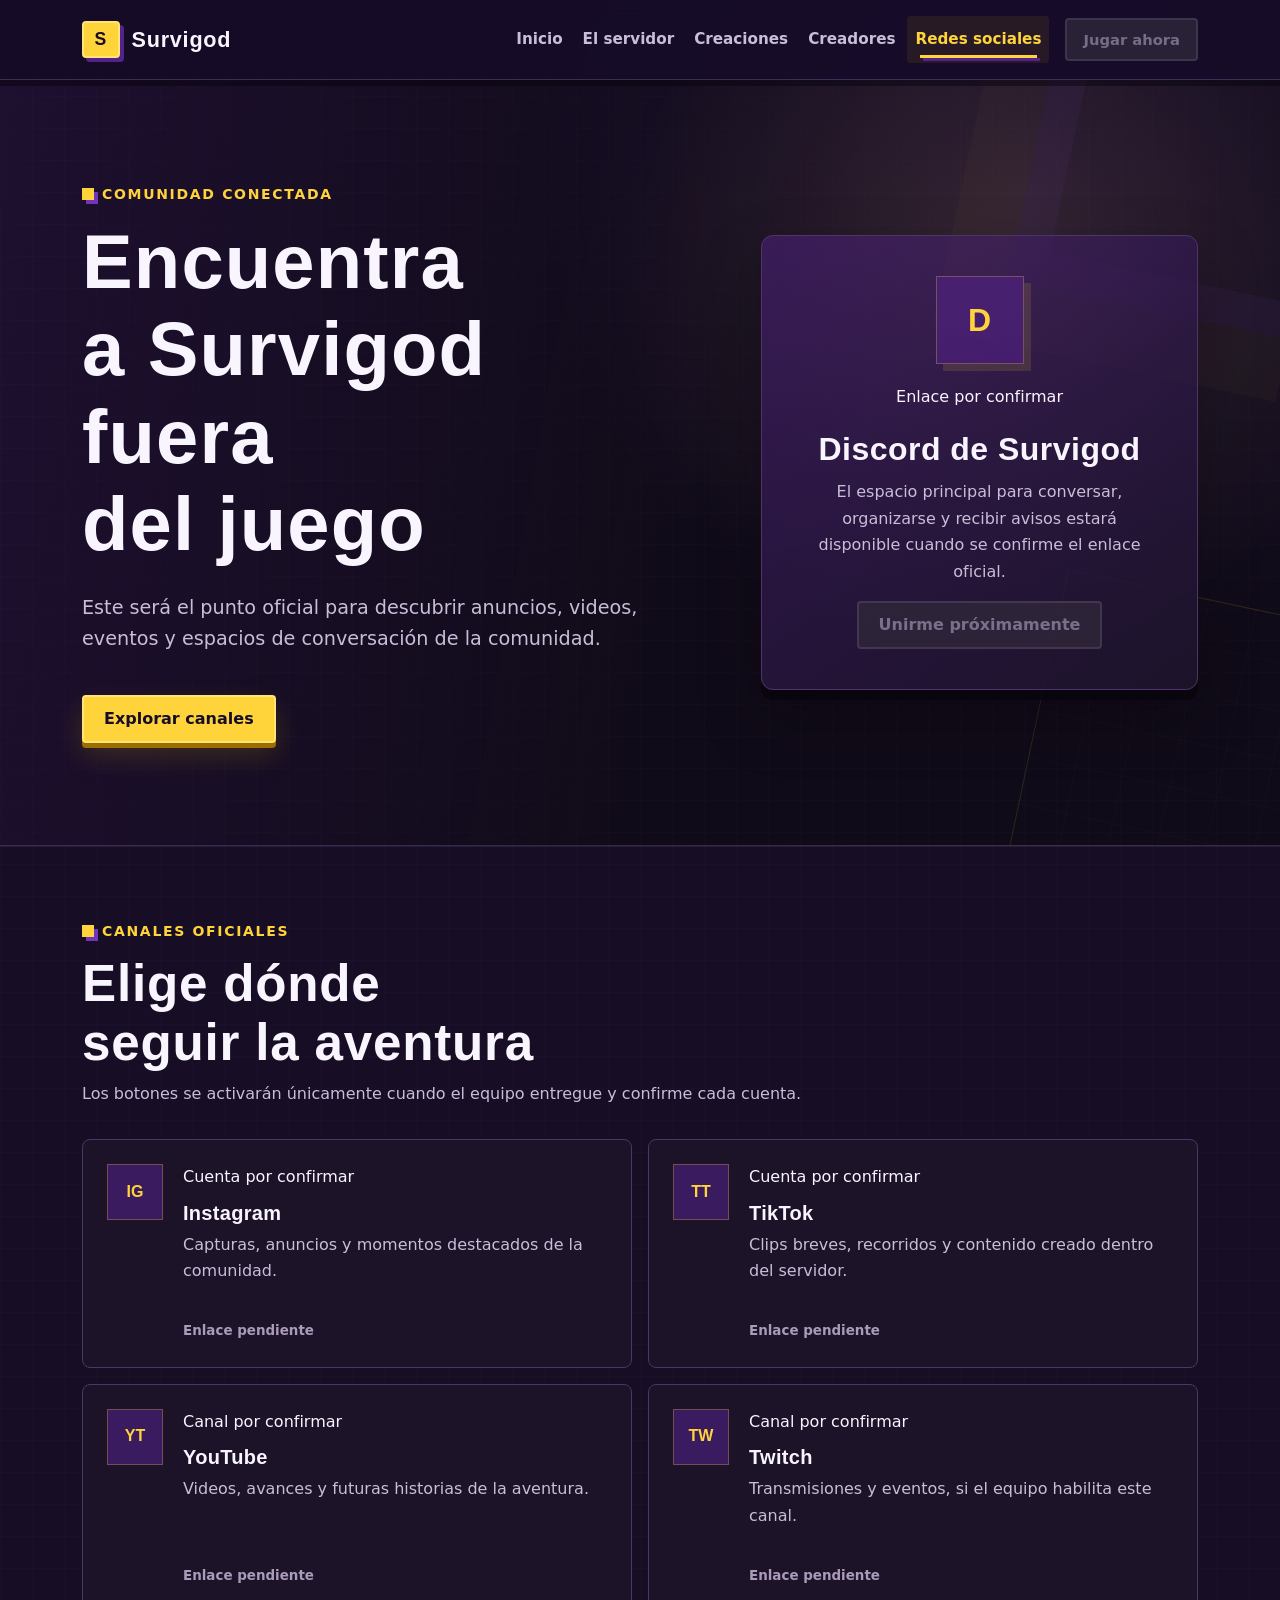
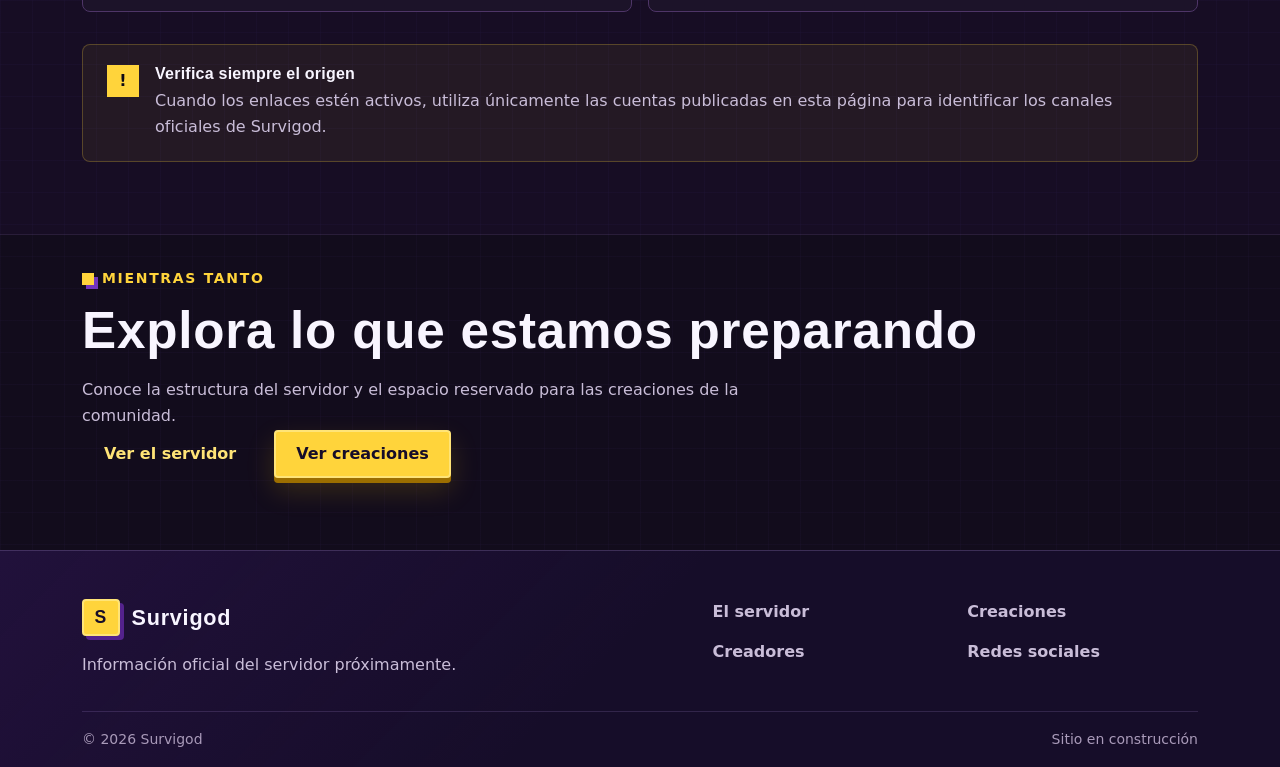
<file: redes.html>
<!doctype html>
<html lang="es">
  <head>
    <meta charset="utf-8">
    <meta name="viewport" content="width=device-width, initial-scale=1">
    <meta name="description" content="Encuentra las redes sociales y espacios oficiales de la comunidad de Survigod.">
    <title>Survigod | Redes sociales</title>
    <link rel="icon" type="image/svg+xml" href="data:image/svg+xml,%3Csvg xmlns='http://www.w3.org/2000/svg' viewBox='0 0 32 32'%3E%3Crect width='32' height='32' rx='4' fill='%2354228d'/%3E%3Cpath d='M7 7h18v6H13v3h12v9H7v-6h12v-3H7z' fill='%23ffd43b'/%3E%3C/svg%3E">
    <link href="https://cdn.jsdelivr.net/npm/bootstrap@5.3.3/dist/css/bootstrap.min.css" rel="stylesheet">
    <link rel="stylesheet" href="css/styles.css">
  </head>
  <body class="sv-page">
    <a class="sv-skip-link" href="#contenido-principal">Saltar al contenido</a>
    <header class="sticky-top">
      <nav class="navbar navbar-expand-lg sv-navbar" aria-label="Navegación principal">
        <div class="container sv-navbar__container">
          <a class="navbar-brand sv-brand" href="index.html" aria-label="Survigod, página de inicio"><span class="sv-brand__mark" aria-hidden="true">S</span><span>Survigod</span></a>
          <button class="navbar-toggler sv-navbar__toggler" type="button" data-bs-toggle="collapse" data-bs-target="#menuPrincipal" aria-controls="menuPrincipal" aria-expanded="false" aria-label="Abrir navegación"><span class="navbar-toggler-icon"></span></button>
          <div class="collapse navbar-collapse" id="menuPrincipal">
            <ul class="navbar-nav ms-auto align-items-lg-center gap-lg-1">
              <li class="nav-item"><a class="nav-link" href="index.html">Inicio</a></li>
              <li class="nav-item"><a class="nav-link" href="servidor.html">El servidor</a></li>
              <li class="nav-item"><a class="nav-link" href="creaciones.html">Creaciones</a></li>
              <li class="nav-item"><a class="nav-link" href="creadores.html">Creadores</a></li>
              <li class="nav-item"><a class="nav-link active" aria-current="page" href="redes.html">Redes sociales</a></li>
            </ul>
            <span class="sv-btn sv-btn--primary sv-btn--nav ms-lg-3" aria-disabled="true" title="La IP estará disponible próximamente">Jugar ahora</span>
          </div>
        </div>
      </nav>
    </header>
    <main id="contenido-principal" class="sv-main" tabindex="-1">
      <section class="sv-page-hero sv-social-hero">
        <div class="container">
          <div class="row align-items-center g-5">
            <div class="col-lg-7"><span class="sv-eyebrow">Comunidad conectada</span><h1>Encuentra a Survigod <span>fuera del juego</span></h1><p class="sv-page-hero__lead">Este será el punto oficial para descubrir anuncios, videos, eventos y espacios de conversación de la comunidad.</p><a class="sv-btn sv-btn--primary mt-3" href="#canales">Explorar canales</a></div>
            <div class="col-lg-5"><aside class="sv-social-feature"><div class="sv-social-icon sv-social-icon--featured" aria-hidden="true">D</div><span class="sv-status-badge">Enlace por confirmar</span><h2>Discord de Survigod</h2><p>El espacio principal para conversar, organizarse y recibir avisos estará disponible cuando se confirme el enlace oficial.</p><span class="sv-btn sv-btn--ghost" aria-disabled="true">Unirme próximamente</span></aside></div>
          </div>
        </div>
      </section>

      <section id="canales" class="sv-section sv-social-section" aria-labelledby="titulo-canales">
        <div class="container">
          <div class="sv-section-heading"><div><span class="sv-eyebrow">Canales oficiales</span><h2 id="titulo-canales">Elige dónde seguir la aventura</h2></div><p>Los botones se activarán únicamente cuando el equipo entregue y confirme cada cuenta.</p></div>
          <div class="sv-social-grid">
            <article class="sv-social-card"><div class="sv-social-icon" aria-hidden="true">IG</div><div><span class="sv-card-tag">Cuenta por confirmar</span><h3>Instagram</h3><p>Capturas, anuncios y momentos destacados de la comunidad.</p></div><span class="sv-social-card__action" aria-disabled="true">Enlace pendiente</span></article>
            <article class="sv-social-card"><div class="sv-social-icon" aria-hidden="true">TT</div><div><span class="sv-card-tag">Cuenta por confirmar</span><h3>TikTok</h3><p>Clips breves, recorridos y contenido creado dentro del servidor.</p></div><span class="sv-social-card__action" aria-disabled="true">Enlace pendiente</span></article>
            <article class="sv-social-card"><div class="sv-social-icon" aria-hidden="true">YT</div><div><span class="sv-card-tag">Canal por confirmar</span><h3>YouTube</h3><p>Videos, avances y futuras historias de la aventura.</p></div><span class="sv-social-card__action" aria-disabled="true">Enlace pendiente</span></article>
            <article class="sv-social-card"><div class="sv-social-icon" aria-hidden="true">TW</div><div><span class="sv-card-tag">Canal por confirmar</span><h3>Twitch</h3><p>Transmisiones y eventos, si el equipo habilita este canal.</p></div><span class="sv-social-card__action" aria-disabled="true">Enlace pendiente</span></article>
          </div>
          <aside class="sv-official-note"><span aria-hidden="true">!</span><div><h3>Verifica siempre el origen</h3><p>Cuando los enlaces estén activos, utiliza únicamente las cuentas publicadas en esta página para identificar los canales oficiales de Survigod.</p></div></aside>
        </div>
      </section>

      <section class="sv-section sv-community-callout"><div class="container"><div class="sv-callout-panel"><div><span class="sv-eyebrow">Mientras tanto</span><h2>Explora lo que estamos preparando</h2><p>Conoce la estructura del servidor y el espacio reservado para las creaciones de la comunidad.</p></div><div class="d-flex flex-wrap gap-3"><a class="sv-btn sv-btn--ghost" href="servidor.html">Ver el servidor</a><a class="sv-btn sv-btn--primary" href="creaciones.html">Ver creaciones</a></div></div></div></section>
    </main>
    <footer class="sv-footer">
      <div class="container">
        <div class="sv-footer__grid"><div><a class="sv-brand sv-brand--footer" href="index.html"><span class="sv-brand__mark" aria-hidden="true">S</span><span>Survigod</span></a><p>Información oficial del servidor próximamente.</p></div><nav class="sv-footer__nav" aria-label="Navegación del pie de página"><a href="servidor.html">El servidor</a><a href="creaciones.html">Creaciones</a><a href="creadores.html">Creadores</a><a href="redes.html">Redes sociales</a></nav></div>
        <div class="sv-footer__bottom"><small>© <span data-current-year></span> Survigod</small><small>Sitio en construcción</small></div>
      </div>
    </footer>
    <script src="https://cdn.jsdelivr.net/npm/bootstrap@5.3.3/dist/js/bootstrap.bundle.min.js"></script>
    <script src="js/main.js"></script>
  </body>
</html>
</file>
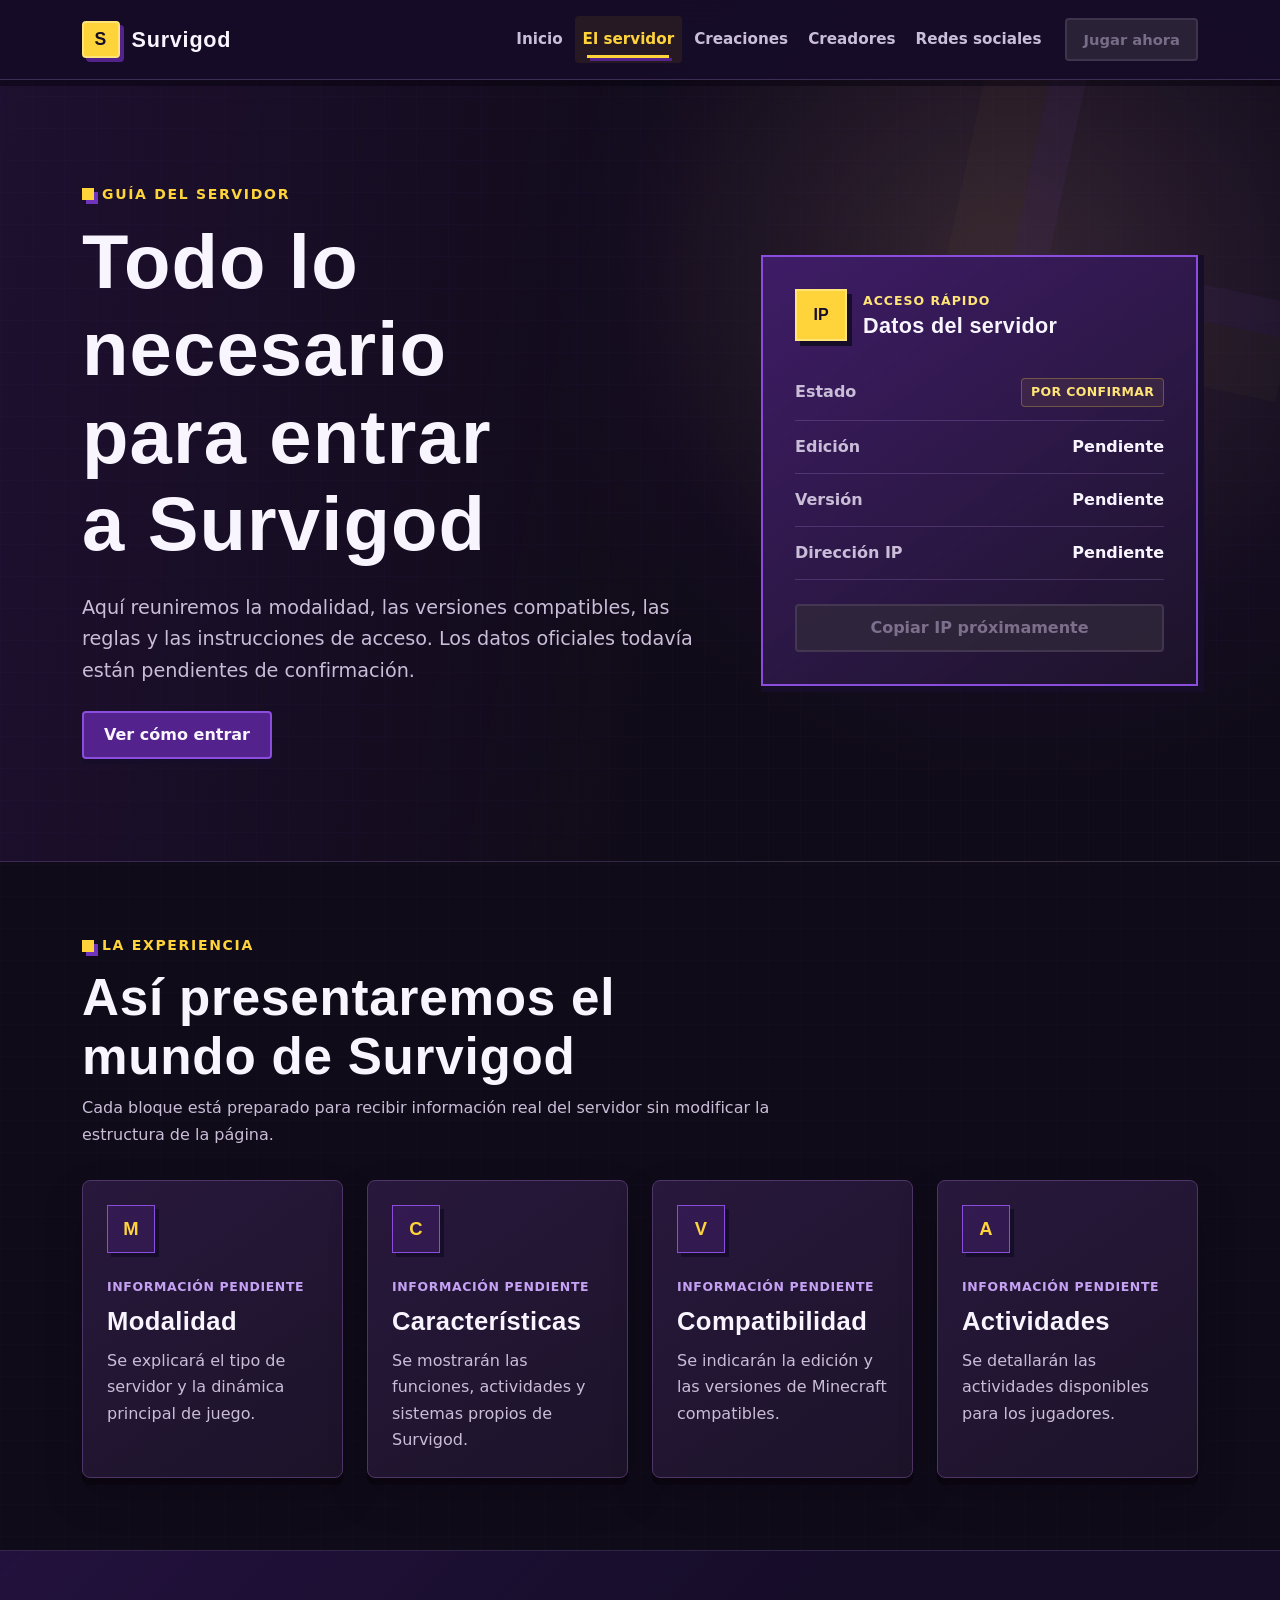
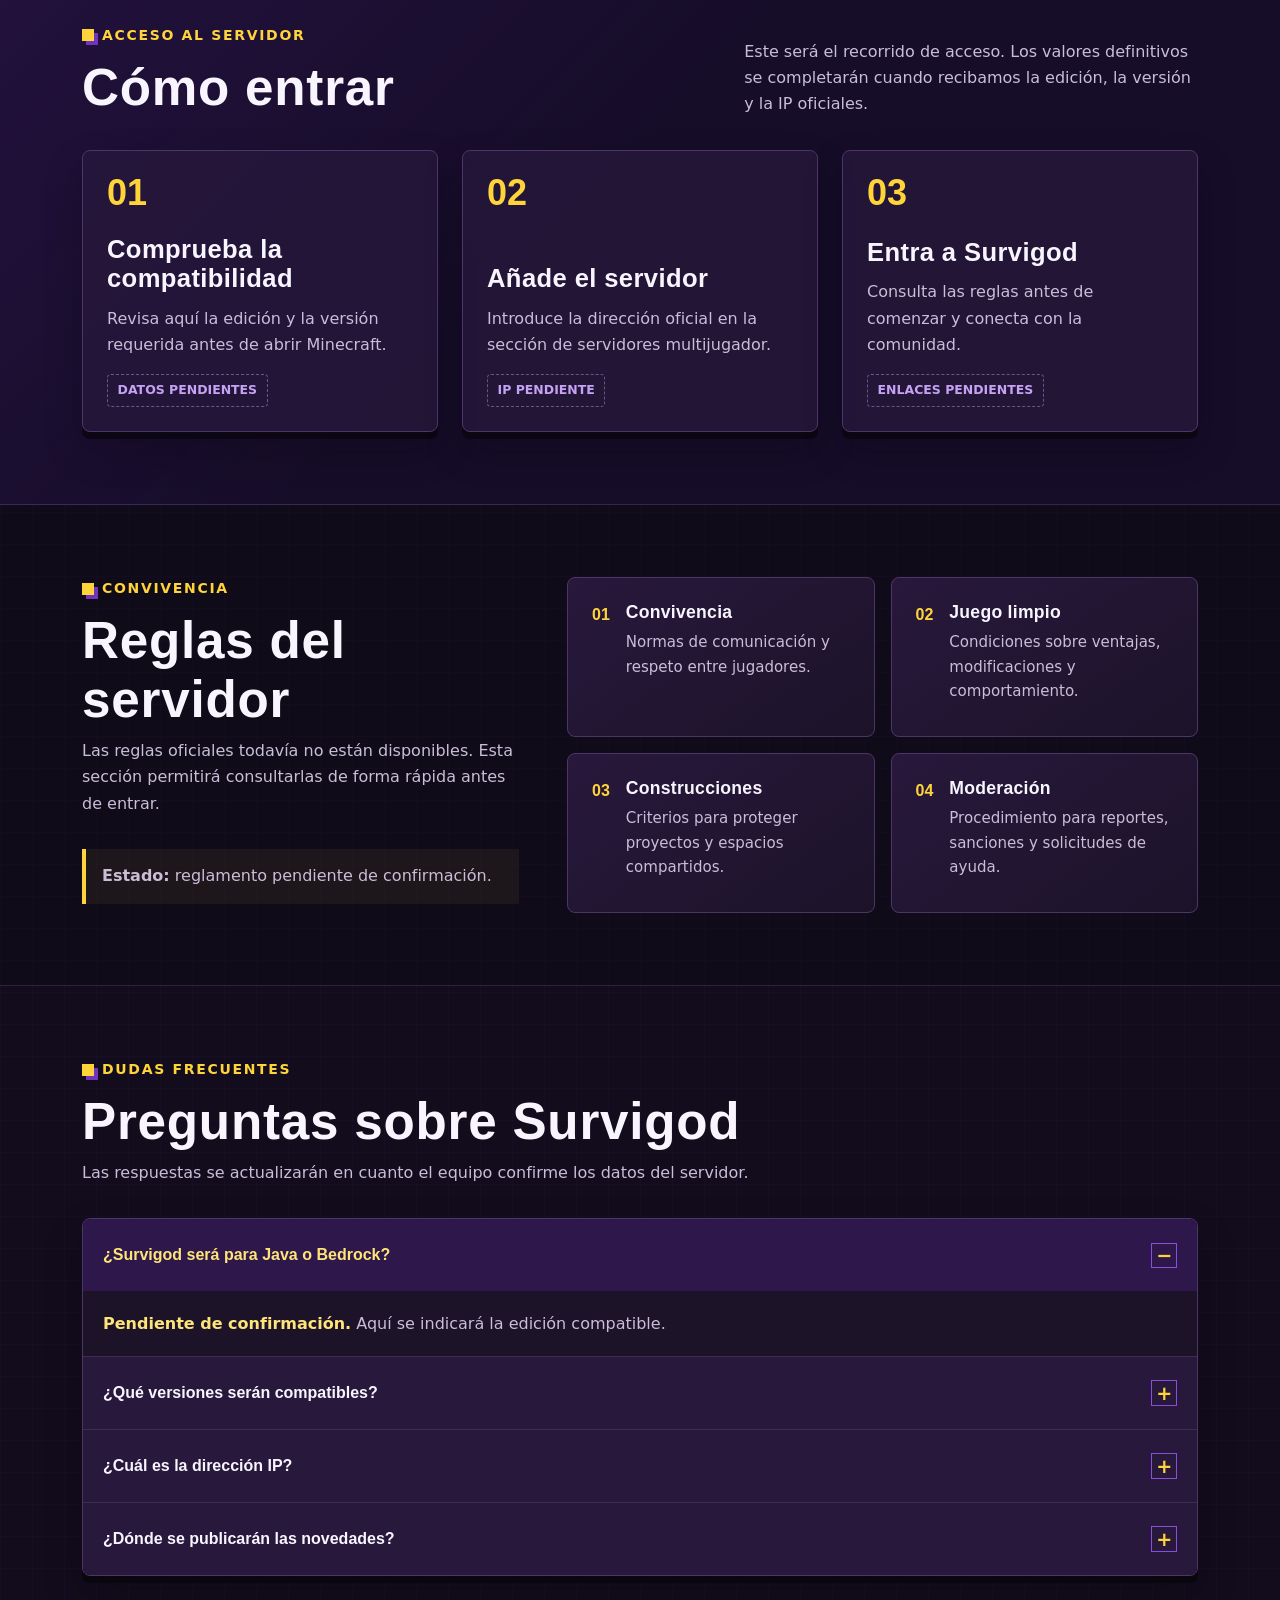
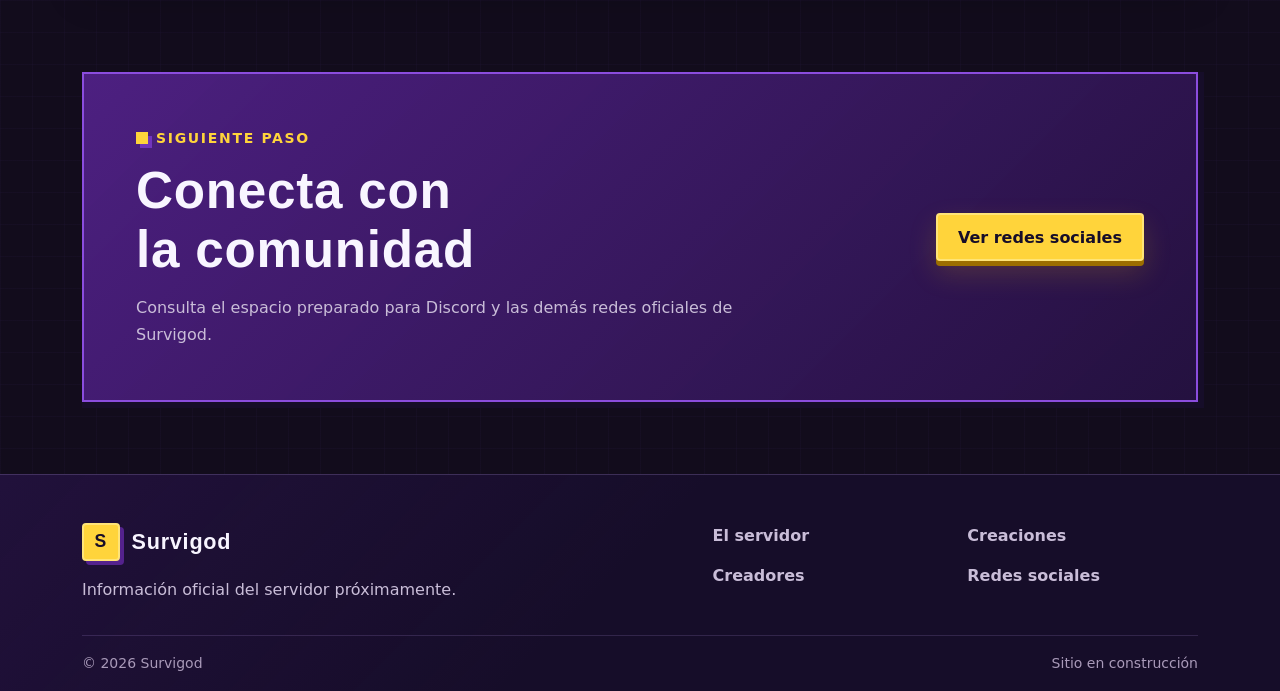
<file: servidor.html>
<!doctype html>
<html lang="es">
  <head>
    <meta charset="utf-8">
    <meta name="viewport" content="width=device-width, initial-scale=1">
    <meta name="description" content="Conoce la modalidad, las reglas y la forma de entrar a Survigod.">
    <title>Survigod | El servidor</title>
    <link rel="icon" type="image/svg+xml" href="data:image/svg+xml,%3Csvg xmlns='http://www.w3.org/2000/svg' viewBox='0 0 32 32'%3E%3Crect width='32' height='32' rx='4' fill='%2354228d'/%3E%3Cpath d='M7 7h18v6H13v3h12v9H7v-6h12v-3H7z' fill='%23ffd43b'/%3E%3C/svg%3E">
    <link href="https://cdn.jsdelivr.net/npm/bootstrap@5.3.3/dist/css/bootstrap.min.css" rel="stylesheet">
    <link rel="stylesheet" href="css/styles.css">
  </head>
  <body class="sv-page">
    <a class="sv-skip-link" href="#contenido-principal">Saltar al contenido</a>
    <header class="sticky-top">
      <nav class="navbar navbar-expand-lg sv-navbar" aria-label="Navegación principal">
        <div class="container sv-navbar__container">
          <a class="navbar-brand sv-brand" href="index.html" aria-label="Survigod, página de inicio"><span class="sv-brand__mark" aria-hidden="true">S</span><span>Survigod</span></a>
          <button class="navbar-toggler sv-navbar__toggler" type="button" data-bs-toggle="collapse" data-bs-target="#menuPrincipal" aria-controls="menuPrincipal" aria-expanded="false" aria-label="Abrir navegación"><span class="navbar-toggler-icon"></span></button>
          <div class="collapse navbar-collapse" id="menuPrincipal">
            <ul class="navbar-nav ms-auto align-items-lg-center gap-lg-1">
              <li class="nav-item"><a class="nav-link" href="index.html">Inicio</a></li>
              <li class="nav-item"><a class="nav-link active" aria-current="page" href="servidor.html">El servidor</a></li>
              <li class="nav-item"><a class="nav-link" href="creaciones.html">Creaciones</a></li>
              <li class="nav-item"><a class="nav-link" href="creadores.html">Creadores</a></li>
              <li class="nav-item"><a class="nav-link" href="redes.html">Redes sociales</a></li>
            </ul>
            <span class="sv-btn sv-btn--primary sv-btn--nav ms-lg-3" aria-disabled="true" title="La IP estará disponible próximamente">Jugar ahora</span>
          </div>
        </div>
      </nav>
    </header>
    <main id="contenido-principal" class="sv-main" tabindex="-1">
      <section class="sv-page-hero sv-server-hero" aria-labelledby="titulo-servidor">
        <div class="container">
          <div class="row align-items-center g-5">
            <div class="col-lg-7">
              <span class="sv-eyebrow">Guía del servidor</span>
              <h1 id="titulo-servidor">Todo lo necesario para entrar a Survigod</h1>
              <p class="sv-page-hero__lead">Aquí reuniremos la modalidad, las versiones compatibles, las reglas y las instrucciones de acceso. Los datos oficiales todavía están pendientes de confirmación.</p>
              <a class="sv-btn sv-btn--secondary" href="#como-entrar">Ver cómo entrar</a>
            </div>
            <div class="col-lg-5">
              <aside class="sv-access-card sv-block-frame" aria-labelledby="titulo-acceso-rapido">
                <div class="sv-access-card__heading">
                  <span class="sv-access-card__mark" aria-hidden="true">IP</span>
                  <div><p>Acceso rápido</p><h2 id="titulo-acceso-rapido">Datos del servidor</h2></div>
                </div>
                <dl class="sv-access-card__list">
                  <div><dt>Estado</dt><dd><span class="sv-status-chip">Por confirmar</span></dd></div>
                  <div><dt>Edición</dt><dd>Pendiente</dd></div>
                  <div><dt>Versión</dt><dd>Pendiente</dd></div>
                  <div><dt>Dirección IP</dt><dd>Pendiente</dd></div>
                </dl>
                <button class="sv-btn sv-btn--primary w-100" type="button" disabled>Copiar IP próximamente</button>
              </aside>
            </div>
          </div>
        </div>
      </section>

      <section class="sv-section sv-server-experience" aria-labelledby="titulo-experiencia">
        <div class="container">
          <div class="sv-section-heading">
            <span class="sv-eyebrow">La experiencia</span>
            <h2 id="titulo-experiencia">Así presentaremos el mundo de Survigod</h2>
            <p>Cada bloque está preparado para recibir información real del servidor sin modificar la estructura de la página.</p>
          </div>
          <div class="row g-4">
            <div class="col-md-6 col-xl-3">
              <article class="sv-card sv-server-feature">
                <span class="sv-server-feature__icon" aria-hidden="true">M</span>
                <p class="sv-server-feature__status">Información pendiente</p>
                <h3>Modalidad</h3>
                <p>Se explicará el tipo de servidor y la dinámica principal de juego.</p>
              </article>
            </div>
            <div class="col-md-6 col-xl-3">
              <article class="sv-card sv-server-feature">
                <span class="sv-server-feature__icon" aria-hidden="true">C</span>
                <p class="sv-server-feature__status">Información pendiente</p>
                <h3>Características</h3>
                <p>Se mostrarán las funciones, actividades y sistemas propios de Survigod.</p>
              </article>
            </div>
            <div class="col-md-6 col-xl-3">
              <article class="sv-card sv-server-feature">
                <span class="sv-server-feature__icon" aria-hidden="true">V</span>
                <p class="sv-server-feature__status">Información pendiente</p>
                <h3>Compatibilidad</h3>
                <p>Se indicarán la edición y las versiones de Minecraft compatibles.</p>
              </article>
            </div>
            <div class="col-md-6 col-xl-3">
              <article class="sv-card sv-server-feature">
                <span class="sv-server-feature__icon" aria-hidden="true">A</span>
                <p class="sv-server-feature__status">Información pendiente</p>
                <h3>Actividades</h3>
                <p>Se detallarán las actividades disponibles para los jugadores.</p>
              </article>
            </div>
          </div>
        </div>
      </section>

      <section id="como-entrar" class="sv-section sv-join-section" aria-labelledby="titulo-como-entrar">
        <div class="container">
          <div class="sv-section-heading sv-section-heading--split">
            <div><span class="sv-eyebrow">Acceso al servidor</span><h2 id="titulo-como-entrar">Cómo entrar</h2></div>
            <p>Este será el recorrido de acceso. Los valores definitivos se completarán cuando recibamos la edición, la versión y la IP oficiales.</p>
          </div>
          <ol class="sv-join-steps">
            <li class="sv-join-step"><span class="sv-join-step__number">01</span><div><h3>Comprueba la compatibilidad</h3><p>Revisa aquí la edición y la versión requerida antes de abrir Minecraft.</p><span class="sv-join-step__pending">Datos pendientes</span></div></li>
            <li class="sv-join-step"><span class="sv-join-step__number">02</span><div><h3>Añade el servidor</h3><p>Introduce la dirección oficial en la sección de servidores multijugador.</p><span class="sv-join-step__pending">IP pendiente</span></div></li>
            <li class="sv-join-step"><span class="sv-join-step__number">03</span><div><h3>Entra a Survigod</h3><p>Consulta las reglas antes de comenzar y conecta con la comunidad.</p><span class="sv-join-step__pending">Enlaces pendientes</span></div></li>
          </ol>
        </div>
      </section>

      <section class="sv-section sv-rules-section" aria-labelledby="titulo-reglas">
        <div class="container">
          <div class="row g-5 align-items-start">
            <div class="col-lg-5">
              <div class="sv-section-heading">
                <span class="sv-eyebrow">Convivencia</span>
                <h2 id="titulo-reglas">Reglas del servidor</h2>
                <p>Las reglas oficiales todavía no están disponibles. Esta sección permitirá consultarlas de forma rápida antes de entrar.</p>
              </div>
              <div class="sv-rules-note"><strong>Estado:</strong> reglamento pendiente de confirmación.</div>
            </div>
            <div class="col-lg-7">
              <div class="sv-rules-grid">
                <article><span aria-hidden="true">01</span><div><h3>Convivencia</h3><p>Normas de comunicación y respeto entre jugadores.</p></div></article>
                <article><span aria-hidden="true">02</span><div><h3>Juego limpio</h3><p>Condiciones sobre ventajas, modificaciones y comportamiento.</p></div></article>
                <article><span aria-hidden="true">03</span><div><h3>Construcciones</h3><p>Criterios para proteger proyectos y espacios compartidos.</p></div></article>
                <article><span aria-hidden="true">04</span><div><h3>Moderación</h3><p>Procedimiento para reportes, sanciones y solicitudes de ayuda.</p></div></article>
              </div>
            </div>
          </div>
        </div>
      </section>

      <section class="sv-section sv-faq-section" aria-labelledby="titulo-preguntas">
        <div class="container">
          <div class="sv-section-heading">
            <span class="sv-eyebrow">Dudas frecuentes</span>
            <h2 id="titulo-preguntas">Preguntas sobre Survigod</h2>
            <p>Las respuestas se actualizarán en cuanto el equipo confirme los datos del servidor.</p>
          </div>
          <div class="accordion sv-accordion" id="preguntasServidor">
            <div class="accordion-item">
              <h3 class="accordion-header"><button class="accordion-button" type="button" data-bs-toggle="collapse" data-bs-target="#respuestaEdicion" aria-expanded="true" aria-controls="respuestaEdicion">¿Survigod será para Java o Bedrock?</button></h3>
              <div id="respuestaEdicion" class="accordion-collapse collapse show" data-bs-parent="#preguntasServidor"><div class="accordion-body"><strong>Pendiente de confirmación.</strong> Aquí se indicará la edición compatible.</div></div>
            </div>
            <div class="accordion-item">
              <h3 class="accordion-header"><button class="accordion-button collapsed" type="button" data-bs-toggle="collapse" data-bs-target="#respuestaVersion" aria-expanded="false" aria-controls="respuestaVersion">¿Qué versiones serán compatibles?</button></h3>
              <div id="respuestaVersion" class="accordion-collapse collapse" data-bs-parent="#preguntasServidor"><div class="accordion-body"><strong>Pendiente de confirmación.</strong> Publicaremos el rango exacto de versiones.</div></div>
            </div>
            <div class="accordion-item">
              <h3 class="accordion-header"><button class="accordion-button collapsed" type="button" data-bs-toggle="collapse" data-bs-target="#respuestaIp" aria-expanded="false" aria-controls="respuestaIp">¿Cuál es la dirección IP?</button></h3>
              <div id="respuestaIp" class="accordion-collapse collapse" data-bs-parent="#preguntasServidor"><div class="accordion-body"><strong>Pendiente de confirmación.</strong> El botón para copiar la IP se activará cuando esté disponible.</div></div>
            </div>
            <div class="accordion-item">
              <h3 class="accordion-header"><button class="accordion-button collapsed" type="button" data-bs-toggle="collapse" data-bs-target="#respuestaNovedades" aria-expanded="false" aria-controls="respuestaNovedades">¿Dónde se publicarán las novedades?</button></h3>
              <div id="respuestaNovedades" class="accordion-collapse collapse" data-bs-parent="#preguntasServidor"><div class="accordion-body"><strong>Enlaces pendientes.</strong> Las redes oficiales se reunirán en la página de redes sociales.</div></div>
            </div>
          </div>
        </div>
      </section>

      <section class="sv-section sv-community-callout sv-server-callout" aria-labelledby="titulo-siguiente-paso">
        <div class="container">
          <div class="sv-community-callout__panel sv-block-frame">
            <div><span class="sv-eyebrow">Siguiente paso</span><h2 id="titulo-siguiente-paso">Conecta con la comunidad</h2><p>Consulta el espacio preparado para Discord y las demás redes oficiales de Survigod.</p></div>
            <div class="sv-community-callout__actions"><a class="sv-btn sv-btn--primary" href="redes.html">Ver redes sociales</a></div>
          </div>
        </div>
      </section>
    </main>
    <footer class="sv-footer">
      <div class="container">
        <div class="sv-footer__grid"><div><a class="sv-brand sv-brand--footer" href="index.html"><span class="sv-brand__mark" aria-hidden="true">S</span><span>Survigod</span></a><p>Información oficial del servidor próximamente.</p></div><nav class="sv-footer__nav" aria-label="Navegación del pie de página"><a href="servidor.html">El servidor</a><a href="creaciones.html">Creaciones</a><a href="creadores.html">Creadores</a><a href="redes.html">Redes sociales</a></nav></div>
        <div class="sv-footer__bottom"><small>© <span data-current-year></span> Survigod</small><small>Sitio en construcción</small></div>
      </div>
    </footer>
    <script src="https://cdn.jsdelivr.net/npm/bootstrap@5.3.3/dist/js/bootstrap.bundle.min.js"></script>
    <script src="js/main.js"></script>
  </body>
</html>
</file>
<file: css/styles.css>
/* ================================================================
   Survigod — sistema visual base
   Dirección: amatista, luz dorada y superficies inspiradas en bloques.
   ================================================================ */

:root {
  color-scheme: dark;

  /* Paleta principal */
  --sv-purple-950: #160d29;
  --sv-purple-900: #24113f;
  --sv-purple-800: #371761;
  --sv-purple-700: #54228d;
  --sv-purple-600: #7135bd;
  --sv-purple-500: #8b4dde;
  --sv-purple-300: #c5a2f4;
  --sv-purple-200: #decaf9;

  --sv-gold-600: #c99100;
  --sv-gold-500: #f1b90b;
  --sv-gold-400: #ffd43b;
  --sv-gold-300: #ffe477;
  --sv-gold-100: #fff4bf;

  /* Neutros */
  --sv-ink: #0d0914;
  --sv-bg: #120c1c;
  --sv-surface: #1c1329;
  --sv-surface-raised: #28183c;
  --sv-border: #4e3567;
  --sv-text: #f8f5ff;
  --sv-text-muted: #c9bdd8;
  --sv-text-subtle: #a99bb9;

  /* Estados */
  --sv-success: #70d66b;
  --sv-danger: #ff6b7d;

  /* Tipografía */
  --sv-font-display: "Trebuchet MS", "Arial Black", sans-serif;
  --sv-font-body: Inter, ui-sans-serif, system-ui, -apple-system, BlinkMacSystemFont,
    "Segoe UI", sans-serif;

  /* Escala y formas */
  --sv-radius-sm: 0.25rem;
  --sv-radius-md: 0.5rem;
  --sv-radius-lg: 0.75rem;
  --sv-space-1: 0.5rem;
  --sv-space-2: 0.75rem;
  --sv-space-3: 1rem;
  --sv-space-4: 1.5rem;
  --sv-space-5: 2rem;
  --sv-space-6: 3rem;
  --sv-space-7: 4.5rem;

  /* Sombras escalonadas: recuerdan el volumen de un bloque */
  --sv-shadow-sm: 0 4px 0 rgba(8, 4, 13, 0.72);
  --sv-shadow-md: 0 7px 0 rgba(8, 4, 13, 0.75),
    0 18px 38px rgba(8, 4, 13, 0.24);
  --sv-shadow-lg: 0 10px 0 rgba(8, 4, 13, 0.78),
    0 26px 58px rgba(8, 4, 13, 0.34);
  --sv-shadow-gold: 0 5px 0 #9c6e00, 0 12px 28px rgba(241, 185, 11, 0.18);

  --sv-transition: 180ms ease;
}

*,
*::before,
*::after {
  box-sizing: border-box;
}

html {
  min-width: 320px;
  scroll-behavior: smooth;
}

body {
  min-height: 100vh;
  margin: 0;
  overflow-x: hidden;
  color: var(--sv-text);
  font-family: var(--sv-font-body);
  font-size: 1rem;
  line-height: 1.65;
  background:
    linear-gradient(rgba(139, 77, 222, 0.035) 1px, transparent 1px),
    linear-gradient(90deg, rgba(139, 77, 222, 0.035) 1px, transparent 1px),
    radial-gradient(circle at 80% 8%, rgba(113, 53, 189, 0.24), transparent 30rem),
    var(--sv-bg);
  background-size: 32px 32px, 32px 32px, auto, auto;
}

img,
svg,
video {
  display: block;
  max-width: 100%;
}

button,
input,
select,
textarea {
  color: inherit;
  font: inherit;
}

a {
  color: var(--sv-gold-300);
  text-decoration-thickness: 0.1em;
  text-underline-offset: 0.18em;
}

a:hover {
  color: var(--sv-gold-100);
}

::selection {
  color: var(--sv-purple-950);
  background: var(--sv-gold-400);
}

:focus-visible {
  outline: 3px solid var(--sv-gold-400);
  outline-offset: 4px;
}

h1,
h2,
h3,
h4,
h5,
h6 {
  margin-top: 0;
  color: var(--sv-text);
  font-family: var(--sv-font-display);
  font-weight: 800;
  line-height: 1.15;
  letter-spacing: 0.015em;
  text-wrap: balance;
}

h1 {
  font-size: clamp(2.4rem, 7vw, 5.6rem);
}

h2 {
  font-size: clamp(1.9rem, 4vw, 3.2rem);
}

h3 {
  font-size: clamp(1.25rem, 2vw, 1.65rem);
}

p {
  margin-top: 0;
  color: var(--sv-text-muted);
}

/* Contenedores generales */
.sv-container {
  width: min(100% - 2rem, 72rem);
  margin-inline: auto;
}

.sv-section {
  position: relative;
  padding-block: var(--sv-space-7);
}

.sv-section--compact {
  padding-block: var(--sv-space-6);
}

.sv-section-heading {
  max-width: 46rem;
  margin-bottom: var(--sv-space-5);
}

.sv-eyebrow {
  display: inline-flex;
  gap: 0.5rem;
  align-items: center;
  margin-bottom: var(--sv-space-2);
  color: var(--sv-gold-400);
  font-size: 0.875rem;
  font-weight: 800;
  letter-spacing: 0.12em;
  text-transform: uppercase;
}

.sv-eyebrow::before {
  width: 0.75rem;
  height: 0.75rem;
  background: var(--sv-gold-400);
  box-shadow: 4px 4px 0 var(--sv-purple-600);
  content: "";
}

/* Superficies y tarjetas */
.sv-surface,
.sv-card {
  border: 1px solid var(--sv-border);
  border-radius: var(--sv-radius-md);
  background: linear-gradient(145deg, var(--sv-surface-raised), var(--sv-surface));
  box-shadow: var(--sv-shadow-md);
}

.sv-surface {
  padding: clamp(1.25rem, 4vw, 2.25rem);
}

.sv-card {
  height: 100%;
  padding: var(--sv-space-4);
  transition:
    border-color var(--sv-transition),
    transform var(--sv-transition),
    box-shadow var(--sv-transition);
}

.sv-card:hover {
  border-color: var(--sv-purple-500);
  box-shadow: 0 9px 0 rgba(8, 4, 13, 0.72), 0 22px 42px rgba(8, 4, 13, 0.28);
  transform: translateY(-3px);
}

.sv-grid {
  display: grid;
  grid-template-columns: repeat(12, minmax(0, 1fr));
  gap: var(--sv-space-4);
}

.sv-grid > * {
  grid-column: span 12;
}

/* Botones reutilizables; convivirán con los componentes de Bootstrap. */
.sv-btn {
  display: inline-flex;
  min-height: 3rem;
  padding: 0.75rem 1.25rem;
  border: 2px solid transparent;
  border-radius: var(--sv-radius-sm);
  align-items: center;
  justify-content: center;
  gap: 0.65rem;
  font-weight: 800;
  line-height: 1.2;
  text-align: center;
  text-decoration: none;
  cursor: pointer;
  transition:
    color var(--sv-transition),
    background-color var(--sv-transition),
    border-color var(--sv-transition),
    transform var(--sv-transition),
    box-shadow var(--sv-transition);
}

.sv-btn:hover {
  transform: translateY(-2px);
}

.sv-btn:active {
  box-shadow: none;
  transform: translateY(3px);
}

.sv-btn--primary {
  color: var(--sv-purple-950);
  background: var(--sv-gold-400);
  border-color: var(--sv-gold-300);
  box-shadow: var(--sv-shadow-gold);
}

.sv-btn--primary:hover {
  color: var(--sv-purple-950);
  background: var(--sv-gold-300);
}

.sv-btn--secondary {
  color: var(--sv-text);
  background: var(--sv-purple-700);
  border-color: var(--sv-purple-500);
  box-shadow: 0 5px 0 var(--sv-purple-950);
}

.sv-btn--secondary:hover {
  color: var(--sv-text);
  background: var(--sv-purple-600);
}

.sv-btn:disabled,
.sv-btn[aria-disabled="true"] {
  color: #9589a4;
  background: #30283a;
  border-color: #4b4057;
  box-shadow: none;
  cursor: not-allowed;
  opacity: 0.78;
  transform: none;
}

/* Marcos para imágenes pendientes y futuras capturas del servidor. */
.sv-media-placeholder {
  display: grid;
  min-height: 15rem;
  border: 1px dashed var(--sv-purple-300);
  border-radius: var(--sv-radius-sm);
  place-items: center;
  color: var(--sv-text-muted);
  background:
    linear-gradient(45deg, rgba(139, 77, 222, 0.08) 25%, transparent 25%) 0 0 / 32px 32px,
    linear-gradient(45deg, transparent 75%, rgba(241, 185, 11, 0.08) 75%) 0 0 / 32px 32px,
    var(--sv-surface);
  text-align: center;
}

.sv-block-frame {
  border: 2px solid var(--sv-purple-500);
  box-shadow:
    6px 0 0 var(--sv-purple-950),
    0 6px 0 var(--sv-purple-950),
    6px 6px 0 var(--sv-purple-950);
}

/* Utilidades pequeñas */
.sv-text-gold {
  color: var(--sv-gold-400);
}

.sv-text-purple {
  color: var(--sv-purple-300);
}

.sv-text-muted {
  color: var(--sv-text-muted);
}

.sv-visually-hidden {
  position: absolute !important;
  width: 1px !important;
  height: 1px !important;
  padding: 0 !important;
  margin: -1px !important;
  overflow: hidden !important;
  clip: rect(0, 0, 0, 0) !important;
  white-space: nowrap !important;
  border: 0 !important;
}

@media (min-width: 48rem) {
  .sv-container {
    width: min(100% - 3rem, 72rem);
  }

  .sv-grid--2 > * {
    grid-column: span 6;
  }

  .sv-grid--3 > * {
    grid-column: span 4;
  }
}

@media (max-width: 47.999rem) {
  :root {
    --sv-space-7: 3.5rem;
  }

  .sv-card {
    padding: var(--sv-space-3);
  }

  .sv-btn {
    width: 100%;
  }
}

/* Steps 6–8: community gallery, creators and social channels */
.sv-gallery-hero,
.sv-creators-hero,
.sv-social-hero {
  overflow: hidden;
  position: relative;
}

.sv-gallery-hero::after,
.sv-creators-hero::after,
.sv-social-hero::after {
  position: absolute;
  right: -8rem;
  bottom: -9rem;
  width: 24rem;
  height: 24rem;
  border: 1px solid rgba(255, 212, 59, 0.16);
  background: repeating-linear-gradient(0deg, transparent 0 47px, rgba(255, 212, 59, 0.05) 48px), repeating-linear-gradient(90deg, transparent 0 47px, rgba(255, 212, 59, 0.05) 48px);
  content: "";
  opacity: 0.8;
  pointer-events: none;
  transform: rotate(12deg);
}

.sv-gallery-status,
.sv-social-feature {
  position: relative;
  z-index: 1;
  padding: clamp(1.5rem, 4vw, 2.5rem);
  border: 1px solid var(--sv-border);
  border-radius: var(--sv-radius-lg);
  background: linear-gradient(145deg, rgba(84, 34, 141, 0.48), var(--sv-surface));
  box-shadow: var(--sv-shadow-lg);
}

.sv-gallery-status h2,
.sv-social-feature h2 {
  margin: 1.25rem 0 0.75rem;
  font-size: clamp(1.45rem, 3vw, 2rem);
}

.sv-gallery-status dl {
  margin: 1.5rem 0 0;
}

.sv-gallery-status dl > div {
  display: flex;
  justify-content: space-between;
  padding: 0.7rem 0;
  border-top: 1px solid rgba(197, 162, 244, 0.16);
  gap: 1rem;
}

.sv-gallery-status dd {
  margin: 0;
  color: var(--sv-gold-300);
  font-weight: 800;
  text-align: right;
}

.sv-filter-bar {
  display: flex;
  margin-bottom: var(--sv-space-5);
  flex-wrap: wrap;
  gap: 0.65rem;
}

.sv-filter-button {
  padding: 0.6rem 0.9rem;
  border: 1px solid var(--sv-border);
  border-radius: 999px;
  color: var(--sv-text-muted);
  background: var(--sv-surface);
  font-size: 0.88rem;
  font-weight: 800;
  cursor: not-allowed;
}

.sv-filter-button.is-active {
  color: var(--sv-ink);
  border-color: var(--sv-gold-400);
  background: var(--sv-gold-400);
}

.sv-gallery-card {
  overflow: hidden;
  height: 100%;
  border: 1px solid var(--sv-border);
  border-radius: var(--sv-radius-md);
  background: var(--sv-surface);
  box-shadow: var(--sv-shadow-md);
  transition: transform 180ms ease, border-color 180ms ease;
}

.sv-gallery-card:hover {
  border-color: rgba(255, 212, 59, 0.45);
  transform: translateY(-4px);
}

.sv-gallery-card__media {
  display: grid;
  min-height: 13rem;
  place-content: center;
  color: var(--sv-purple-200);
  background: linear-gradient(135deg, rgba(84, 34, 141, 0.88), rgba(18, 13, 28, 0.96)), repeating-linear-gradient(45deg, transparent 0 24px, rgba(255, 255, 255, 0.04) 25px);
  text-align: center;
}

.sv-gallery-card__media span {
  color: var(--sv-gold-400);
  font-family: var(--sv-font-display);
  font-size: 3rem;
  font-weight: 900;
  line-height: 1;
}

.sv-gallery-card__media small {
  margin-top: 0.6rem;
  letter-spacing: 0.08em;
  text-transform: uppercase;
}

.sv-gallery-card__body {
  padding: 1.35rem;
}

.sv-gallery-card__body h3 {
  margin: 0.75rem 0 0.6rem;
  font-size: 1.2rem;
}

.sv-gallery-card__meta {
  display: flex;
  justify-content: space-between;
  margin-top: 1.1rem;
  padding-top: 0.9rem;
  border-top: 1px solid rgba(197, 162, 244, 0.14);
  gap: 1rem;
  color: var(--sv-text-subtle);
  font-size: 0.78rem;
}

.sv-creator-collage {
  display: grid;
  position: relative;
  min-height: 23rem;
  padding: 2rem;
  grid-template-columns: repeat(2, 1fr);
  gap: 1rem;
  border: 1px solid var(--sv-border);
  border-radius: var(--sv-radius-lg);
  background: linear-gradient(145deg, var(--sv-surface-raised), var(--sv-surface));
  box-shadow: var(--sv-shadow-lg);
}

.sv-creator-collage__block {
  display: grid;
  min-height: 8.5rem;
  place-items: center;
  border: 1px solid rgba(255, 212, 59, 0.22);
  color: var(--sv-gold-400);
  background: linear-gradient(135deg, rgba(84, 34, 141, 0.72), rgba(30, 21, 45, 0.92));
  font-family: var(--sv-font-display);
  font-size: 2.5rem;
  font-weight: 900;
  box-shadow: 7px 7px 0 rgba(7, 5, 11, 0.44);
}

.sv-creator-collage__block:nth-child(3) {
  grid-column: 1 / -1;
}

.sv-creator-collage small {
  position: absolute;
  right: 2rem;
  bottom: 1rem;
  color: var(--sv-text-subtle);
}

.sv-story-panel {
  display: grid;
  align-items: center;
  grid-template-columns: minmax(15rem, 0.75fr) 1.25fr;
  gap: clamp(2rem, 6vw, 5rem);
}

.sv-story-panel__visual {
  display: grid;
  min-height: 21rem;
  place-content: center;
  border: 1px solid rgba(255, 212, 59, 0.26);
  color: var(--sv-gold-400);
  background: linear-gradient(145deg, rgba(84, 34, 141, 0.72), rgba(17, 12, 25, 0.96));
  box-shadow: 12px 12px 0 rgba(84, 34, 141, 0.3);
  text-align: center;
}

.sv-story-panel__visual span {
  font-family: var(--sv-font-display);
  font-size: 7rem;
  font-weight: 900;
  line-height: 0.9;
}

.sv-story-panel__visual small {
  margin-top: 1rem;
  color: var(--sv-purple-200);
  letter-spacing: 0.08em;
  text-transform: uppercase;
}

.sv-story-panel__note {
  padding-left: 1rem;
  border-left: 3px solid var(--sv-gold-400);
  color: var(--sv-purple-200);
}

.sv-team-section,
.sv-social-section {
  background: rgba(84, 34, 141, 0.07);
  border-block: 1px solid rgba(197, 162, 244, 0.1);
}

.sv-team-card {
  height: 100%;
  padding: 1.5rem;
  border: 1px solid var(--sv-border);
  border-radius: var(--sv-radius-md);
  background: linear-gradient(155deg, var(--sv-surface-raised), var(--sv-surface));
}

.sv-avatar-placeholder {
  display: grid;
  width: 6.5rem;
  height: 6.5rem;
  margin-bottom: 1.35rem;
  place-items: center;
  border: 2px solid var(--sv-purple-400);
  color: var(--sv-gold-400);
  background: rgba(84, 34, 141, 0.42);
  box-shadow: 6px 6px 0 rgba(255, 212, 59, 0.12);
  font-family: var(--sv-font-display);
  font-size: 1.5rem;
  font-weight: 900;
}

.sv-team-card h3 {
  margin: 0.8rem 0 0.6rem;
  font-size: 1.3rem;
}

.sv-team-card__link,
.sv-social-card__action {
  display: inline-block;
  margin-top: 0.75rem;
  color: var(--sv-text-subtle);
  font-size: 0.84rem;
  font-weight: 800;
  cursor: not-allowed;
}

.sv-timeline {
  display: grid;
  margin: 0;
  padding: 0;
  grid-template-columns: repeat(3, 1fr);
  gap: 1rem;
  list-style: none;
}

.sv-timeline li {
  position: relative;
  padding: 1.5rem;
  border-top: 3px solid var(--sv-purple-500);
  background: var(--sv-surface);
}

.sv-timeline li > span {
  color: var(--sv-gold-400);
  font-family: var(--sv-font-display);
  font-size: 2rem;
  font-weight: 900;
}

.sv-timeline small {
  display: block;
  margin-top: 1rem;
  color: var(--sv-purple-200);
}

.sv-timeline h3 {
  margin: 0.35rem 0 0.55rem;
  font-size: 1.15rem;
}

.sv-social-feature {
  text-align: center;
}

.sv-social-icon {
  display: grid;
  width: 3.5rem;
  height: 3.5rem;
  flex: 0 0 auto;
  place-items: center;
  border: 1px solid rgba(255, 212, 59, 0.28);
  color: var(--sv-gold-400);
  background: rgba(84, 34, 141, 0.55);
  font-family: var(--sv-font-display);
  font-weight: 900;
}

.sv-social-icon--featured {
  width: 5.5rem;
  height: 5.5rem;
  margin: 0 auto 1.25rem;
  font-size: 2rem;
  box-shadow: 7px 7px 0 rgba(255, 212, 59, 0.12);
}

.sv-social-grid {
  display: grid;
  grid-template-columns: repeat(2, 1fr);
  gap: 1rem;
}

.sv-social-card {
  display: grid;
  align-items: start;
  min-height: 14rem;
  padding: 1.5rem;
  grid-template-columns: auto 1fr;
  gap: 1.25rem;
  border: 1px solid var(--sv-border);
  border-radius: var(--sv-radius-md);
  background: var(--sv-surface);
}

.sv-social-card h3 {
  margin: 0.7rem 0 0.45rem;
  font-size: 1.25rem;
}

.sv-social-card__action {
  grid-column: 2;
  margin-top: auto;
}

.sv-official-note {
  display: flex;
  margin-top: var(--sv-space-5);
  padding: 1.25rem 1.5rem;
  align-items: flex-start;
  border: 1px solid rgba(255, 212, 59, 0.24);
  border-radius: var(--sv-radius-md);
  gap: 1rem;
  background: rgba(255, 212, 59, 0.06);
}

.sv-official-note > span {
  display: grid;
  width: 2rem;
  height: 2rem;
  flex: 0 0 auto;
  place-items: center;
  color: var(--sv-ink);
  background: var(--sv-gold-400);
  font-weight: 900;
}

.sv-official-note h3 {
  margin: 0 0 0.25rem;
  font-size: 1rem;
}

.sv-official-note p {
  margin: 0;
}

@media (max-width: 61.999rem) {
  .sv-story-panel {
    grid-template-columns: 1fr;
  }

  .sv-story-panel__visual {
    min-height: 16rem;
  }

  .sv-timeline {
    grid-template-columns: 1fr;
  }
}

@media (max-width: 47.999rem) {
  .sv-social-grid {
    grid-template-columns: 1fr;
  }

  .sv-gallery-card__meta,
  .sv-callout-panel {
    align-items: flex-start;
    flex-direction: column;
  }

  .sv-creator-collage {
    min-height: 20rem;
    padding: 1.25rem;
  }

  .sv-social-card {
    grid-template-columns: auto 1fr;
  }
}

@media (prefers-reduced-motion: reduce) {
  html {
    scroll-behavior: auto;
  }

  *,
  *::before,
  *::after {
    scroll-behavior: auto !important;
    transition-duration: 0.01ms !important;
    animation-duration: 0.01ms !important;
    animation-iteration-count: 1 !important;
  }
}

/* ================================================================
   Navegación y pie de página
   ================================================================ */

.sv-page {
  display: flex;
  min-height: 100vh;
  flex-direction: column;
}

.sv-main {
  min-height: clamp(24rem, 62vh, 46rem);
  flex: 1;
}

.sv-skip-link {
  position: fixed;
  top: 0.75rem;
  left: 0.75rem;
  z-index: 1100;
  padding: 0.65rem 1rem;
  color: var(--sv-purple-950);
  background: var(--sv-gold-400);
  border-radius: var(--sv-radius-sm);
  font-weight: 800;
  transform: translateY(-160%);
  transition: transform var(--sv-transition);
}

.sv-skip-link:focus {
  color: var(--sv-purple-950);
  transform: translateY(0);
}

.sv-navbar {
  min-height: 5rem;
  border-bottom: 1px solid rgba(197, 162, 244, 0.22);
  background: rgba(22, 13, 41, 0.92);
  box-shadow: 0 6px 0 rgba(8, 4, 13, 0.48);
  backdrop-filter: blur(14px);
}

.sv-navbar__container {
  min-height: 3.75rem;
}

.sv-brand {
  display: inline-flex;
  align-items: center;
  gap: 0.75rem;
  color: var(--sv-text);
  font-family: var(--sv-font-display);
  font-size: 1.35rem;
  font-weight: 900;
  letter-spacing: 0.035em;
  text-decoration: none;
}

.sv-brand:hover,
.sv-brand:focus-visible {
  color: var(--sv-gold-300);
}

.sv-brand__mark {
  display: grid;
  width: 2.35rem;
  aspect-ratio: 1;
  border: 2px solid var(--sv-gold-300);
  border-radius: var(--sv-radius-sm);
  place-items: center;
  color: var(--sv-purple-950);
  background: var(--sv-gold-400);
  box-shadow: 4px 4px 0 var(--sv-purple-700);
  font-size: 1.1rem;
  line-height: 1;
}

.sv-navbar .nav-link {
  position: relative;
  padding: 0.7rem 0.8rem;
  color: var(--sv-text-muted);
  border-radius: var(--sv-radius-sm);
  font-size: 0.95rem;
  font-weight: 700;
  text-decoration: none;
  transition:
    color var(--sv-transition),
    background-color var(--sv-transition);
}

.sv-navbar .nav-link:hover,
.sv-navbar .nav-link:focus-visible {
  color: var(--sv-text);
  background: rgba(139, 77, 222, 0.14);
}

.sv-navbar .nav-link.active {
  color: var(--sv-gold-400);
  background: rgba(241, 185, 11, 0.08);
}

.sv-navbar .nav-link.active::after {
  position: absolute;
  right: 0.8rem;
  bottom: 0.35rem;
  left: 0.8rem;
  height: 3px;
  background: var(--sv-gold-400);
  box-shadow: 3px 3px 0 var(--sv-purple-700);
  content: "";
}

.sv-btn--nav {
  min-height: 2.65rem;
  padding: 0.65rem 1rem;
  font-size: 0.92rem;
  white-space: nowrap;
}

.sv-navbar__toggler {
  padding: 0.55rem;
  border: 1px solid var(--sv-purple-500);
  border-radius: var(--sv-radius-sm);
  background: var(--sv-surface-raised);
  box-shadow: var(--sv-shadow-sm);
}

.sv-navbar__toggler:focus {
  border-color: var(--sv-gold-400);
  box-shadow: 0 0 0 0.2rem rgba(255, 212, 59, 0.22);
}

.sv-navbar__toggler .navbar-toggler-icon {
  filter: invert(94%) sepia(80%) saturate(1223%) hue-rotate(329deg) brightness(105%);
}

.sv-footer {
  padding-top: var(--sv-space-6);
  color: var(--sv-text-muted);
  border-top: 1px solid rgba(197, 162, 244, 0.22);
  background:
    linear-gradient(135deg, rgba(84, 34, 141, 0.18), transparent 48%),
    var(--sv-purple-950);
}

.sv-footer__grid {
  display: grid;
  grid-template-columns: minmax(0, 1.2fr) minmax(0, 1fr);
  gap: var(--sv-space-6);
  align-items: start;
  padding-bottom: var(--sv-space-5);
}

.sv-brand--footer {
  margin-bottom: var(--sv-space-3);
}

.sv-footer p {
  max-width: 28rem;
  margin-bottom: 0;
}

.sv-footer__nav {
  display: grid;
  grid-template-columns: repeat(2, minmax(0, 1fr));
  gap: 0.85rem 1.5rem;
}

.sv-footer__nav a {
  color: var(--sv-text-muted);
  font-weight: 700;
  text-decoration: none;
}

.sv-footer__nav a:hover,
.sv-footer__nav a:focus-visible {
  color: var(--sv-gold-300);
}

.sv-footer__bottom {
  display: flex;
  padding-block: var(--sv-space-3);
  border-top: 1px solid rgba(197, 162, 244, 0.16);
  align-items: center;
  justify-content: space-between;
  gap: var(--sv-space-3);
  color: #a99ab9;
}

@media (max-width: 61.999rem) {
  .sv-navbar .navbar-collapse {
    margin-top: 0.85rem;
    padding: 0.75rem;
    border: 1px solid var(--sv-border);
    border-radius: var(--sv-radius-md);
    background: var(--sv-surface);
    box-shadow: var(--sv-shadow-md);
  }

  .sv-navbar .nav-link {
    padding: 0.8rem 0.9rem;
  }

  .sv-navbar .nav-link.active::after {
    top: 0.75rem;
    right: auto;
    bottom: 0.75rem;
    left: 0.2rem;
    width: 3px;
    height: auto;
  }

  .sv-btn--nav {
    width: 100%;
    margin-top: 0.75rem;
  }
}

@media (max-width: 47.999rem) {
  .sv-navbar {
    min-height: 4.5rem;
  }

  .sv-footer__grid {
    grid-template-columns: 1fr;
    gap: var(--sv-space-5);
  }

  .sv-footer__nav {
    grid-template-columns: 1fr;
  }

  .sv-footer__bottom {
    align-items: flex-start;
    flex-direction: column;
  }
}

/* ================================================================
   Página de inicio
   ================================================================ */

.sv-home-hero {
  position: relative;
  display: flex;
  min-height: min(49rem, calc(100vh - 5rem));
  padding-block: clamp(4.5rem, 9vw, 8rem);
  align-items: center;
  overflow: hidden;
  border-bottom: 1px solid rgba(197, 162, 244, 0.18);
  background:
    linear-gradient(90deg, rgba(18, 12, 28, 0.2), rgba(18, 12, 28, 0.88)),
    radial-gradient(circle at 18% 38%, rgba(113, 53, 189, 0.32), transparent 28rem);
}

.sv-home-hero::after {
  position: absolute;
  right: -4rem;
  bottom: -5rem;
  width: 18rem;
  height: 18rem;
  border: 2rem solid rgba(255, 212, 59, 0.045);
  box-shadow:
    -4rem -4rem 0 rgba(139, 77, 222, 0.04),
    -8rem -8rem 0 rgba(139, 77, 222, 0.025);
  content: "";
  transform: rotate(12deg);
}

.sv-home-hero .container {
  position: relative;
  z-index: 1;
}

.sv-home-hero h1 {
  max-width: 13ch;
  margin-bottom: var(--sv-space-4);
  font-size: clamp(2.65rem, 6.8vw, 5.2rem);
}

.sv-home-hero__lead {
  max-width: 42rem;
  margin-bottom: var(--sv-space-4);
  font-size: clamp(1.05rem, 2vw, 1.22rem);
}

.sv-home-hero__actions,
.sv-community-callout__actions {
  display: flex;
  flex-wrap: wrap;
  gap: var(--sv-space-3);
}

.sv-home-hero__notice {
  display: inline-flex;
  max-width: 39rem;
  margin-top: var(--sv-space-4);
  padding: 0.8rem 1rem;
  border: 1px solid rgba(197, 162, 244, 0.3);
  border-radius: var(--sv-radius-sm);
  align-items: flex-start;
  gap: 0.75rem;
  color: var(--sv-text-muted);
  background: rgba(28, 19, 41, 0.72);
  font-size: 0.92rem;
}

.sv-home-hero__notice-mark {
  width: 0.75rem;
  height: 0.75rem;
  margin-top: 0.35rem;
  flex: 0 0 auto;
  background: var(--sv-gold-400);
  box-shadow: 3px 3px 0 var(--sv-purple-600);
}

.sv-hero-visual {
  position: relative;
  display: grid;
  min-height: 30rem;
  padding: var(--sv-space-4);
  overflow: hidden;
  place-items: center;
  background:
    linear-gradient(145deg, rgba(84, 34, 141, 0.52), rgba(22, 13, 41, 0.95)),
    var(--sv-surface);
}

.sv-hero-visual__blocks {
  position: absolute;
  inset: 1.25rem;
  display: grid;
  grid-template-columns: repeat(3, 1fr);
  gap: 0.65rem;
  opacity: 0.42;
  transform: rotate(-4deg) scale(1.04);
}

.sv-hero-visual__blocks span {
  border: 1px solid rgba(255, 228, 119, 0.22);
  background: rgba(139, 77, 222, 0.12);
}

.sv-hero-visual__blocks span:nth-child(2n) {
  background: rgba(255, 212, 59, 0.08);
}

.sv-hero-visual__content {
  position: relative;
  z-index: 1;
  max-width: 18rem;
  text-align: center;
}

.sv-hero-visual__initial {
  display: grid;
  width: 7rem;
  aspect-ratio: 1;
  margin: 0 auto var(--sv-space-4);
  border: 4px solid var(--sv-gold-300);
  place-items: center;
  color: var(--sv-purple-950);
  background: var(--sv-gold-400);
  box-shadow:
    10px 10px 0 var(--sv-purple-700),
    18px 18px 0 rgba(13, 9, 20, 0.72);
  font-family: var(--sv-font-display);
  font-size: 3.25rem;
  font-weight: 900;
  line-height: 1;
}

.sv-hero-visual__content p {
  margin-bottom: 0.35rem;
  color: var(--sv-text);
  font-family: var(--sv-font-display);
  font-size: 1.1rem;
  font-weight: 800;
}

.sv-hero-visual__content small {
  color: var(--sv-text-muted);
}

.sv-home-overview {
  background: rgba(13, 9, 20, 0.34);
}

.sv-info-card {
  position: relative;
  overflow: hidden;
}

.sv-info-card__number {
  position: absolute;
  top: 0.75rem;
  right: 1rem;
  color: rgba(197, 162, 244, 0.14);
  font-family: var(--sv-font-display);
  font-size: 3.5rem;
  font-weight: 900;
  line-height: 1;
}

.sv-info-card__status,
.sv-creation-card__tag {
  display: inline-flex;
  margin-bottom: var(--sv-space-3);
  padding: 0.25rem 0.55rem;
  color: var(--sv-gold-300);
  border: 1px solid rgba(255, 212, 59, 0.28);
  border-radius: var(--sv-radius-sm);
  background: rgba(255, 212, 59, 0.07);
  font-size: 0.78rem;
  font-weight: 800;
  letter-spacing: 0.04em;
  text-transform: uppercase;
}

.sv-info-card h3 {
  position: relative;
  margin-bottom: 0.75rem;
}

.sv-info-card p:last-child,
.sv-creation-card p:last-child {
  margin-bottom: 0;
}

.sv-section-link {
  display: flex;
  margin-top: var(--sv-space-5);
  justify-content: center;
}

.sv-creations-preview {
  background:
    radial-gradient(circle at 88% 35%, rgba(113, 53, 189, 0.15), transparent 26rem),
    transparent;
}

.sv-section-heading--split {
  display: grid;
  max-width: none;
  grid-template-columns: minmax(0, 1fr) minmax(18rem, 0.72fr);
  gap: var(--sv-space-5);
  align-items: end;
}

.sv-section-heading--split h2,
.sv-section-heading--split p {
  margin-bottom: 0;
}

.sv-creation-card {
  height: 100%;
  overflow: hidden;
  border: 1px solid var(--sv-border);
  border-radius: var(--sv-radius-md);
  background: linear-gradient(145deg, var(--sv-surface-raised), var(--sv-surface));
  box-shadow: var(--sv-shadow-md);
  transition:
    border-color var(--sv-transition),
    transform var(--sv-transition);
}

.sv-creation-card:hover {
  border-color: var(--sv-purple-500);
  transform: translateY(-3px);
}

.sv-creation-card__media {
  min-height: 13rem;
  border: 0;
  border-bottom: 1px dashed var(--sv-purple-300);
  border-radius: 0;
  color: var(--sv-purple-300);
  font-weight: 800;
}

.sv-creation-card__body {
  padding: var(--sv-space-4);
}

.sv-creation-card__body h3 {
  margin-bottom: 0.65rem;
}

.sv-community-callout {
  padding-top: var(--sv-space-5);
}

.sv-community-callout__panel {
  display: grid;
  padding: clamp(1.5rem, 5vw, 3.25rem);
  grid-template-columns: minmax(0, 1.25fr) minmax(17rem, 0.75fr);
  gap: var(--sv-space-5);
  align-items: center;
  background:
    linear-gradient(135deg, rgba(84, 34, 141, 0.84), rgba(36, 17, 63, 0.94)),
    var(--sv-purple-900);
}

.sv-community-callout h2 {
  margin-bottom: var(--sv-space-3);
}

.sv-community-callout p {
  max-width: 42rem;
  margin-bottom: 0;
}

.sv-community-callout__actions {
  justify-content: flex-end;
}

@media (max-width: 61.999rem) {
  .sv-home-hero {
    min-height: auto;
  }

  .sv-home-hero h1 {
    max-width: 15ch;
  }

  .sv-hero-visual {
    min-height: 24rem;
  }

  .sv-section-heading--split,
  .sv-community-callout__panel {
    grid-template-columns: 1fr;
  }

  .sv-community-callout__actions {
    justify-content: flex-start;
  }
}

@media (max-width: 47.999rem) {
  .sv-home-hero {
    padding-block: 3.5rem;
  }

  .sv-home-hero__actions,
  .sv-community-callout__actions {
    align-items: stretch;
    flex-direction: column;
  }

  .sv-home-hero__notice {
    font-size: 0.875rem;
  }

  .sv-hero-visual {
    min-height: 20rem;
  }

  .sv-section-heading--split {
    gap: var(--sv-space-3);
  }
}

/* ================================================================
   Página: El servidor
   ================================================================ */

.sv-page-hero {
  position: relative;
  padding-block: clamp(4rem, 8vw, 7rem);
  overflow: hidden;
  border-bottom: 1px solid rgba(197, 162, 244, 0.18);
  background:
    linear-gradient(100deg, rgba(84, 34, 141, 0.2), transparent 55%),
    radial-gradient(circle at 78% 25%, rgba(255, 212, 59, 0.1), transparent 24rem),
    rgba(13, 9, 20, 0.34);
}

.sv-page-hero::before {
  position: absolute;
  top: -7rem;
  right: -7rem;
  width: 22rem;
  height: 22rem;
  border: 2.25rem solid rgba(139, 77, 222, 0.055);
  box-shadow: -4rem 4rem 0 rgba(255, 212, 59, 0.025);
  content: "";
  transform: rotate(12deg);
}

.sv-page-hero .container {
  position: relative;
  z-index: 1;
}

.sv-page-hero h1 {
  max-width: 13ch;
  margin-bottom: var(--sv-space-4);
  font-size: clamp(2.55rem, 6vw, 4.75rem);
}

.sv-page-hero__lead {
  max-width: 42rem;
  margin-bottom: var(--sv-space-4);
  font-size: clamp(1.05rem, 2vw, 1.2rem);
}

.sv-access-card {
  padding: clamp(1.25rem, 4vw, 2rem);
  background:
    linear-gradient(145deg, rgba(84, 34, 141, 0.62), rgba(28, 19, 41, 0.96)),
    var(--sv-surface);
}

.sv-access-card__heading {
  display: flex;
  margin-bottom: var(--sv-space-4);
  align-items: center;
  gap: var(--sv-space-3);
}

.sv-access-card__mark {
  display: grid;
  width: 3.25rem;
  aspect-ratio: 1;
  flex: 0 0 auto;
  border: 2px solid var(--sv-gold-300);
  place-items: center;
  color: var(--sv-purple-950);
  background: var(--sv-gold-400);
  box-shadow: 5px 5px 0 var(--sv-purple-950);
  font-family: var(--sv-font-display);
  font-weight: 900;
}

.sv-access-card__heading p {
  margin-bottom: 0.1rem;
  color: var(--sv-gold-300);
  font-size: 0.78rem;
  font-weight: 800;
  letter-spacing: 0.08em;
  text-transform: uppercase;
}

.sv-access-card__heading h2 {
  margin-bottom: 0;
  font-size: 1.35rem;
}

.sv-access-card__list {
  margin-bottom: var(--sv-space-4);
}

.sv-access-card__list > div {
  display: flex;
  padding-block: 0.8rem;
  border-bottom: 1px solid rgba(197, 162, 244, 0.2);
  align-items: center;
  justify-content: space-between;
  gap: var(--sv-space-3);
}

.sv-access-card__list dt {
  color: var(--sv-text-muted);
  font-weight: 600;
}

.sv-access-card__list dd {
  margin-bottom: 0;
  color: var(--sv-text);
  font-weight: 800;
  text-align: right;
}

.sv-status-chip {
  display: inline-flex;
  padding: 0.22rem 0.55rem;
  color: var(--sv-gold-300);
  border: 1px solid rgba(255, 212, 59, 0.28);
  border-radius: var(--sv-radius-sm);
  background: rgba(255, 212, 59, 0.07);
  font-size: 0.78rem;
  letter-spacing: 0.03em;
  text-transform: uppercase;
}

.sv-server-experience {
  background: rgba(13, 9, 20, 0.36);
}

.sv-server-feature {
  position: relative;
  overflow: hidden;
}

.sv-server-feature__icon {
  display: grid;
  width: 3rem;
  aspect-ratio: 1;
  margin-bottom: var(--sv-space-4);
  border: 1px solid var(--sv-purple-500);
  place-items: center;
  color: var(--sv-gold-400);
  background: rgba(84, 34, 141, 0.28);
  box-shadow: 4px 4px 0 var(--sv-purple-950);
  font-family: var(--sv-font-display);
  font-size: 1.15rem;
  font-weight: 900;
}

.sv-server-feature__status {
  margin-bottom: 0.6rem;
  color: var(--sv-purple-300);
  font-size: 0.78rem;
  font-weight: 800;
  letter-spacing: 0.05em;
  text-transform: uppercase;
}

.sv-server-feature h3 {
  margin-bottom: 0.7rem;
}

.sv-server-feature p:last-child {
  margin-bottom: 0;
}

.sv-join-section {
  border-block: 1px solid rgba(197, 162, 244, 0.16);
  background:
    linear-gradient(135deg, rgba(84, 34, 141, 0.2), transparent 46%),
    var(--sv-purple-950);
  scroll-margin-top: 6rem;
}

.sv-join-steps {
  display: grid;
  margin: 0;
  padding: 0;
  grid-template-columns: repeat(3, minmax(0, 1fr));
  gap: var(--sv-space-4);
  list-style: none;
}

.sv-join-step {
  display: grid;
  min-height: 17rem;
  padding: var(--sv-space-4);
  border: 1px solid var(--sv-border);
  border-radius: var(--sv-radius-md);
  align-content: space-between;
  gap: var(--sv-space-4);
  background: rgba(40, 24, 60, 0.72);
  box-shadow: var(--sv-shadow-md);
}

.sv-join-step__number {
  color: var(--sv-gold-400);
  font-family: var(--sv-font-display);
  font-size: 2.25rem;
  font-weight: 900;
  line-height: 1;
}

.sv-join-step h3 {
  margin-bottom: 0.75rem;
}

.sv-join-step p {
  margin-bottom: var(--sv-space-3);
}

.sv-join-step__pending {
  display: inline-flex;
  padding: 0.3rem 0.6rem;
  color: var(--sv-purple-300);
  border: 1px dashed rgba(197, 162, 244, 0.45);
  border-radius: var(--sv-radius-sm);
  font-size: 0.78rem;
  font-weight: 800;
  text-transform: uppercase;
}

.sv-rules-section {
  background: rgba(13, 9, 20, 0.28);
}

.sv-rules-note {
  padding: 0.9rem 1rem;
  border-left: 4px solid var(--sv-gold-400);
  color: var(--sv-text-muted);
  background: rgba(255, 212, 59, 0.055);
}

.sv-rules-grid {
  display: grid;
  grid-template-columns: repeat(2, minmax(0, 1fr));
  gap: var(--sv-space-3);
}

.sv-rules-grid article {
  display: flex;
  min-height: 10rem;
  padding: var(--sv-space-4);
  border: 1px solid var(--sv-border);
  border-radius: var(--sv-radius-md);
  gap: var(--sv-space-3);
  background: linear-gradient(145deg, var(--sv-surface-raised), var(--sv-surface));
}

.sv-rules-grid article > span {
  color: var(--sv-gold-400);
  font-family: var(--sv-font-display);
  font-weight: 900;
}

.sv-rules-grid h3 {
  margin-bottom: 0.5rem;
  font-size: 1.1rem;
}

.sv-rules-grid p {
  margin-bottom: 0;
  font-size: 0.94rem;
}

.sv-faq-section {
  border-top: 1px solid rgba(197, 162, 244, 0.14);
}

.sv-accordion {
  overflow: hidden;
  border: 1px solid var(--sv-border);
  border-radius: var(--sv-radius-md);
  box-shadow: var(--sv-shadow-md);
}

.sv-accordion .accordion-item {
  color: var(--sv-text-muted);
  border: 0;
  border-bottom: 1px solid rgba(197, 162, 244, 0.18);
  background: var(--sv-surface);
}

.sv-accordion .accordion-item:last-child {
  border-bottom: 0;
}

.sv-accordion .accordion-button {
  min-height: 4.5rem;
  color: var(--sv-text);
  background: var(--sv-surface-raised);
  box-shadow: none;
  font-family: var(--sv-font-display);
  font-size: 1rem;
  font-weight: 800;
}

.sv-accordion .accordion-button:not(.collapsed) {
  color: var(--sv-gold-300);
  background: rgba(84, 34, 141, 0.34);
}

.sv-accordion .accordion-button:focus {
  box-shadow: inset 0 0 0 3px rgba(255, 212, 59, 0.28);
}

.sv-accordion .accordion-button::after {
  display: grid;
  width: 1.6rem;
  height: 1.6rem;
  border: 1px solid var(--sv-purple-500);
  place-items: center;
  color: var(--sv-gold-400);
  background-image: none;
  content: "+";
  font-family: var(--sv-font-body);
  font-size: 1.2rem;
  line-height: 1;
  transform: none;
}

.sv-accordion .accordion-button:not(.collapsed)::after {
  content: "−";
  transform: none;
}

.sv-accordion .accordion-body {
  padding: 1.2rem 1.25rem;
  color: var(--sv-text-muted);
  background: var(--sv-surface);
}

.sv-accordion .accordion-body strong {
  color: var(--sv-gold-300);
}

.sv-server-callout {
  padding-top: var(--sv-space-4);
}

@media (max-width: 61.999rem) {
  .sv-page-hero h1 {
    max-width: 15ch;
  }

  .sv-join-steps {
    grid-template-columns: 1fr;
  }

  .sv-join-step {
    min-height: auto;
  }
}

@media (max-width: 47.999rem) {
  .sv-page-hero {
    padding-block: 3.5rem;
  }

  .sv-access-card__list > div {
    align-items: flex-start;
    flex-direction: column;
    gap: 0.2rem;
  }

  .sv-access-card__list dd {
    text-align: left;
  }

  .sv-rules-grid {
    grid-template-columns: 1fr;
  }

  .sv-rules-grid article {
    min-height: auto;
  }
}

/* Steps 9–10: interaction and responsive refinement */
.sv-filter-button {
  appearance: none;
  font-family: inherit;
  line-height: 1.2;
  transition: color var(--sv-transition), background-color var(--sv-transition), border-color var(--sv-transition), transform var(--sv-transition);
  cursor: pointer;
}

.sv-filter-button:hover,
.sv-filter-button:focus-visible {
  color: var(--sv-text);
  border-color: var(--sv-gold-400);
  transform: translateY(-2px);
}

.sv-filter-button:focus-visible {
  outline: 3px solid rgba(255, 212, 59, 0.32);
  outline-offset: 3px;
}

.sv-filter-button.is-active:hover,
.sv-filter-button.is-active:focus-visible {
  color: var(--sv-ink);
}

.sv-filter-result {
  min-height: 1.4rem;
  margin: calc(var(--sv-space-5) * -0.55) 0 var(--sv-space-4);
  color: var(--sv-purple-200);
  font-size: 0.84rem;
  font-weight: 700;
}

[data-gallery-item][hidden] {
  display: none !important;
}

.sv-js .sv-reveal {
  opacity: 0;
  transform: translateY(1.25rem);
  transition: opacity 520ms ease, transform 520ms ease;
}

.sv-js .sv-reveal.is-visible {
  opacity: 1;
  transform: none;
}

.sv-back-to-top {
  display: grid;
  position: fixed;
  z-index: 1040;
  right: clamp(1rem, 3vw, 2rem);
  bottom: clamp(1rem, 3vw, 2rem);
  width: 3rem;
  height: 3rem;
  border: 1px solid var(--sv-gold-300);
  border-radius: var(--sv-radius-sm);
  place-items: center;
  color: var(--sv-ink);
  background: var(--sv-gold-400);
  box-shadow: var(--sv-shadow-gold);
  font-size: 1.35rem;
  font-weight: 900;
  opacity: 0;
  pointer-events: none;
  transform: translateY(1rem);
  transition: opacity var(--sv-transition), transform var(--sv-transition), background-color var(--sv-transition);
}

.sv-back-to-top:hover,
.sv-back-to-top:focus-visible {
  background: var(--sv-gold-300);
}

.sv-back-to-top:focus-visible {
  outline: 3px solid var(--sv-purple-300);
  outline-offset: 3px;
}

.sv-back-to-top.is-visible {
  opacity: 1;
  pointer-events: auto;
  transform: none;
}

@media (max-width: 61.999rem) {
  .sv-page-hero .row {
    --bs-gutter-y: 2.5rem;
  }

  .sv-gallery-status,
  .sv-social-feature,
  .sv-creator-collage {
    max-width: 44rem;
  }

  .sv-section-heading {
    gap: 1rem;
  }
}

@media (max-width: 47.999rem) {
  .sv-page-hero .row,
  .sv-rules-section .row {
    --bs-gutter-x: 1.5rem;
  }

  .sv-page-hero h1 {
    max-width: 12ch;
    font-size: clamp(2.25rem, 12vw, 3.75rem);
  }

  .sv-page-hero__lead {
    font-size: 1rem;
  }

  .sv-filter-bar {
    margin-inline: -0.25rem;
    flex-wrap: nowrap;
    overflow-x: auto;
    padding: 0.25rem 0.25rem 0.8rem;
    scrollbar-width: thin;
  }

  .sv-filter-button {
    flex: 0 0 auto;
  }

  .sv-gallery-status,
  .sv-social-feature,
  .sv-team-card,
  .sv-social-card,
  .sv-official-note {
    padding: 1.2rem;
  }

  .sv-social-card {
    min-height: auto;
  }

  .sv-timeline li {
    padding: 1.25rem;
  }

  .sv-creator-collage small {
    right: 1.25rem;
  }
}

@media (max-width: 35.999rem) {
  .sv-brand {
    font-size: 1.05rem;
  }

  .sv-brand__mark {
    width: 2.4rem;
    height: 2.4rem;
  }

  .sv-section {
    padding-block: 3.25rem;
  }

  .sv-social-card {
    grid-template-columns: 1fr;
  }

  .sv-social-card__action {
    grid-column: 1;
  }

  .sv-official-note {
    flex-direction: column;
  }

  .sv-back-to-top {
    width: 2.75rem;
    height: 2.75rem;
  }
}

@media (prefers-reduced-motion: reduce) {
  .sv-js .sv-reveal,
  .sv-js .sv-reveal.is-visible,
  .sv-back-to-top,
  .sv-filter-button {
    transition: none;
    transform: none;
  }
}
</file>
